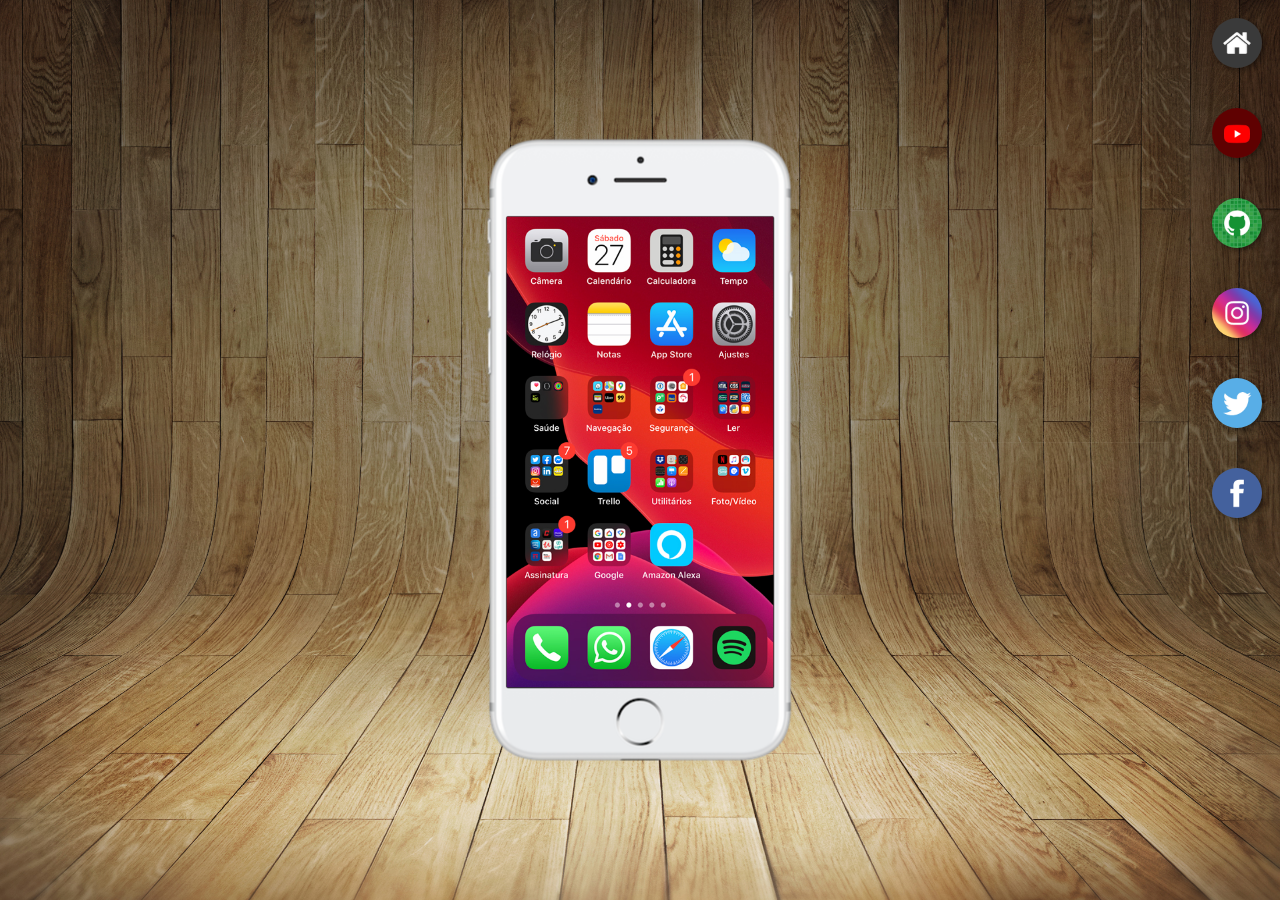
<file: index.html>
<!DOCTYPE html>
<html lang="pt-br">
<head>
    <meta charset="UTF-8">
    <meta name="viewport" content="width=device-width, initial-scale=1.0">
    <link rel="shortcut icon" href="favicon.ico" type="image/x-icon">
    <title>Projeto Redes Sociais</title>
    <link rel="stylesheet" href="estilos/style.css">
</head>
<body>
    <main>
        <section id="telefone">
            <iframe src="home.html" name="tela" id="tela" frameborder="0">
                Seu navegador não é compatível com isso.
            </iframe>
        </section>
        <section id="redes-sociais">
            <a href="home.html" target="tela"><img src="imagens/logo-home.jpg" alt="Home"></a><br>

            <a href="youtube.html" target="tela"><img src="imagens/logo-youtube.jpg" alt="Home"></a><br>

            <a href="github.html" target="tela"><img src="imagens/logo-github.jpg" alt="Home"></a><br>

            <a href="instagram.html" target="tela"> <img src="imagens/logo-instagram.jpg" alt="Home"></a><br>

            <a href="twitter.html" target="tela"><img src="imagens/logo-twitter.jpg" alt=""></a><br>

            <a href="facebook.html" target="tela"><img src="imagens/logo-facebook.jpg" alt=""></a><br>
        </section>
    </main>
</body>
</html>
</file>
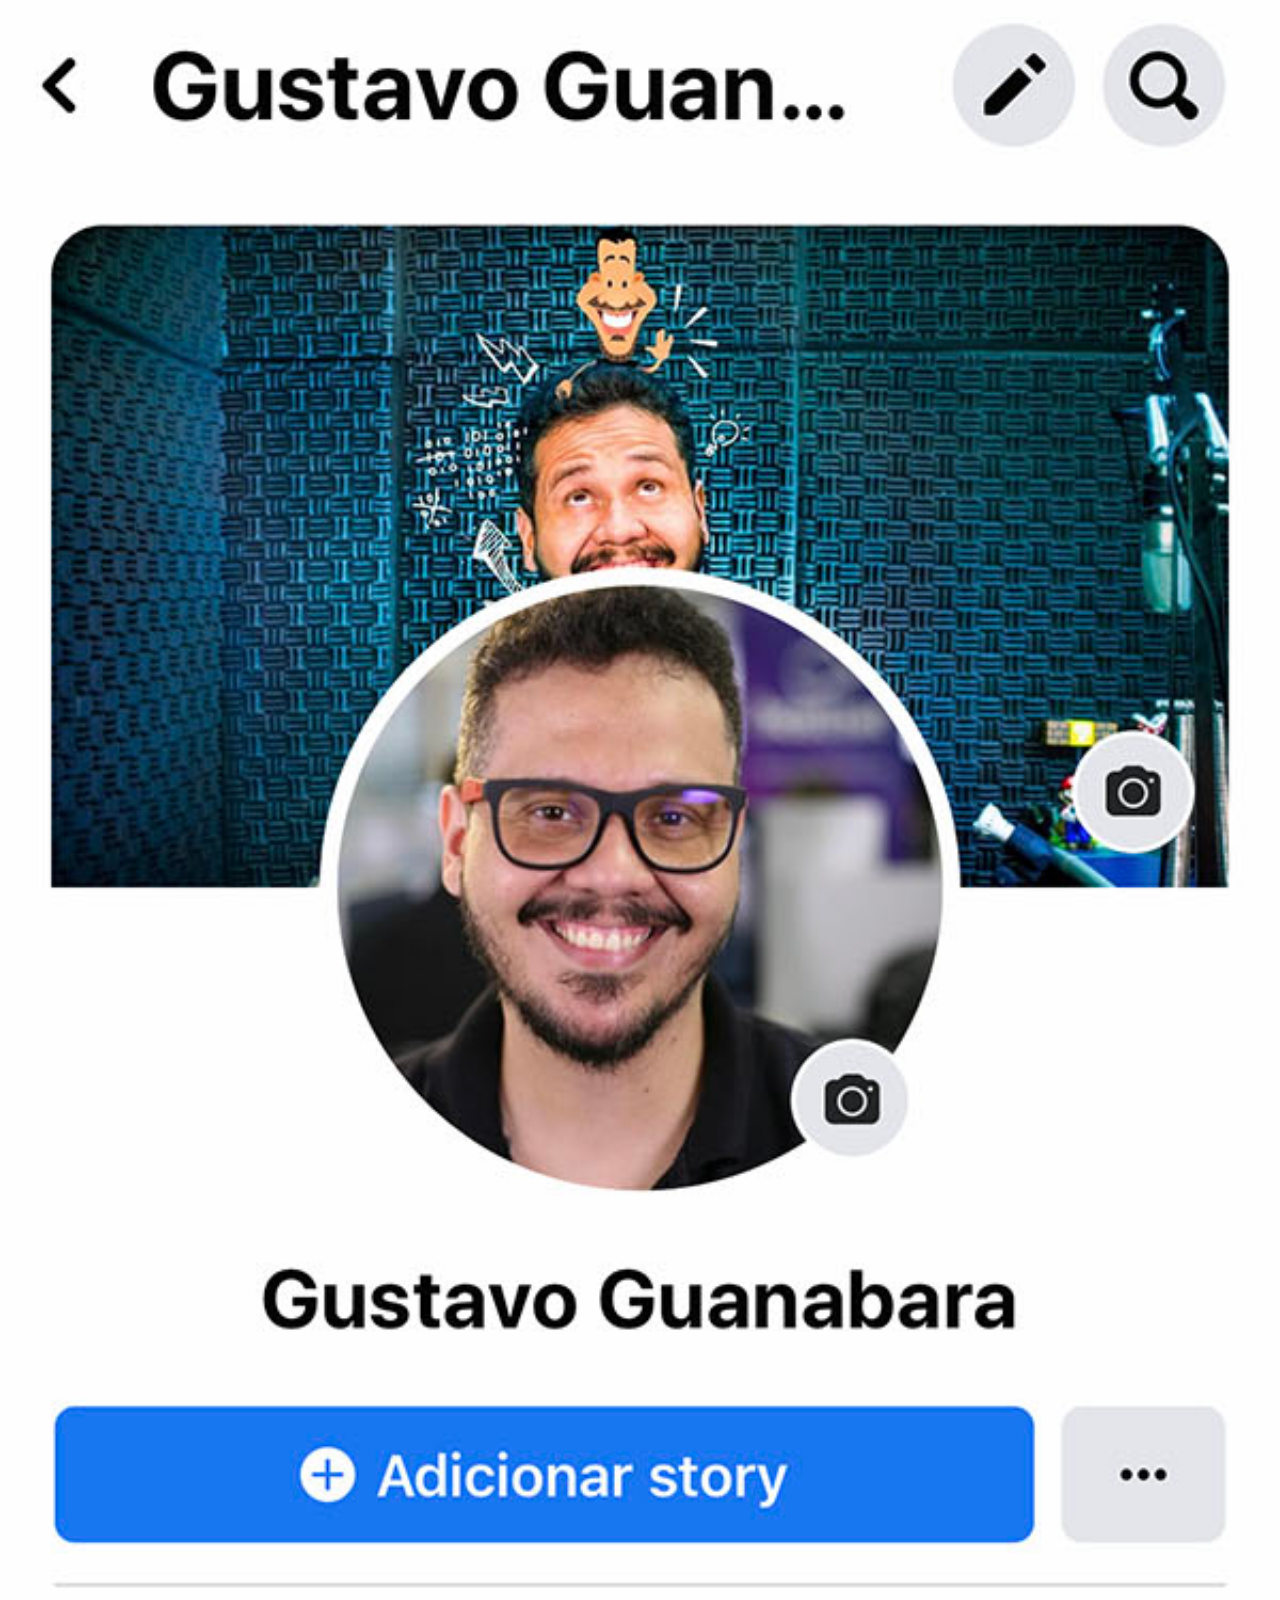
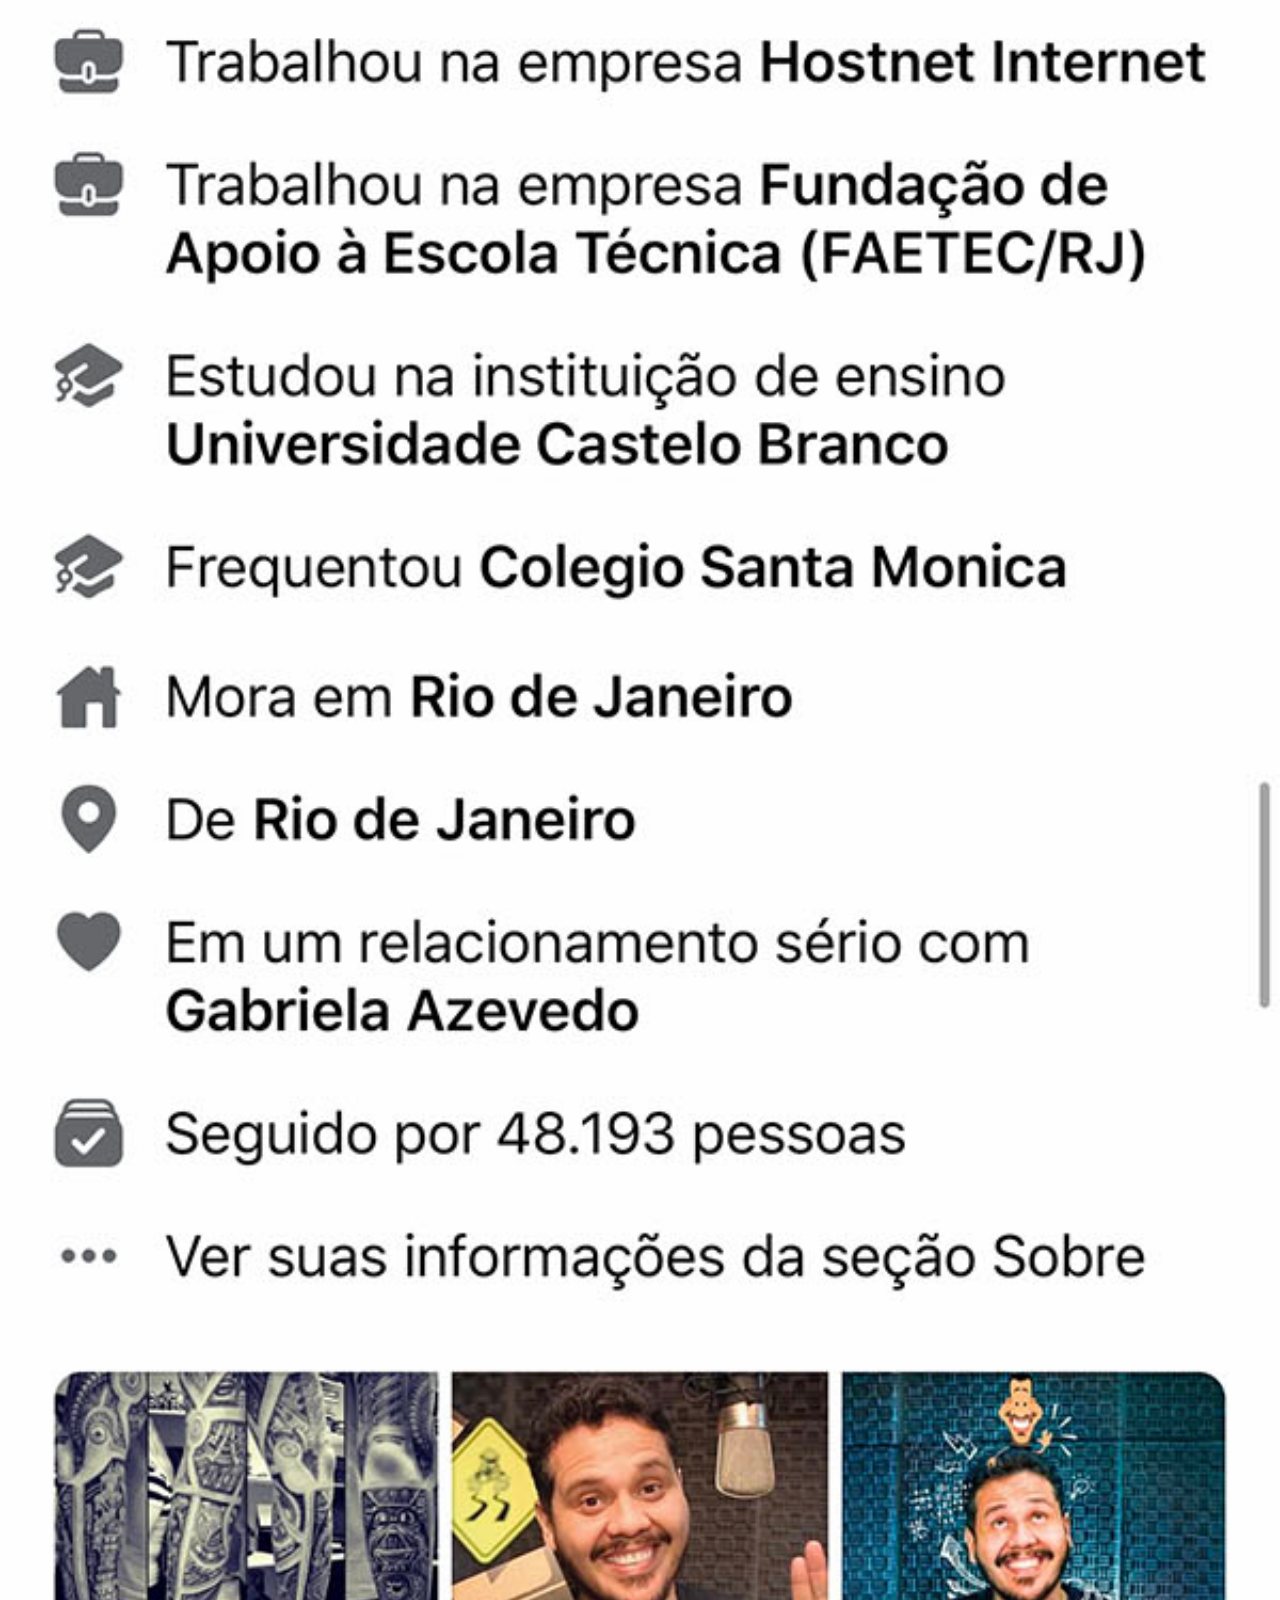
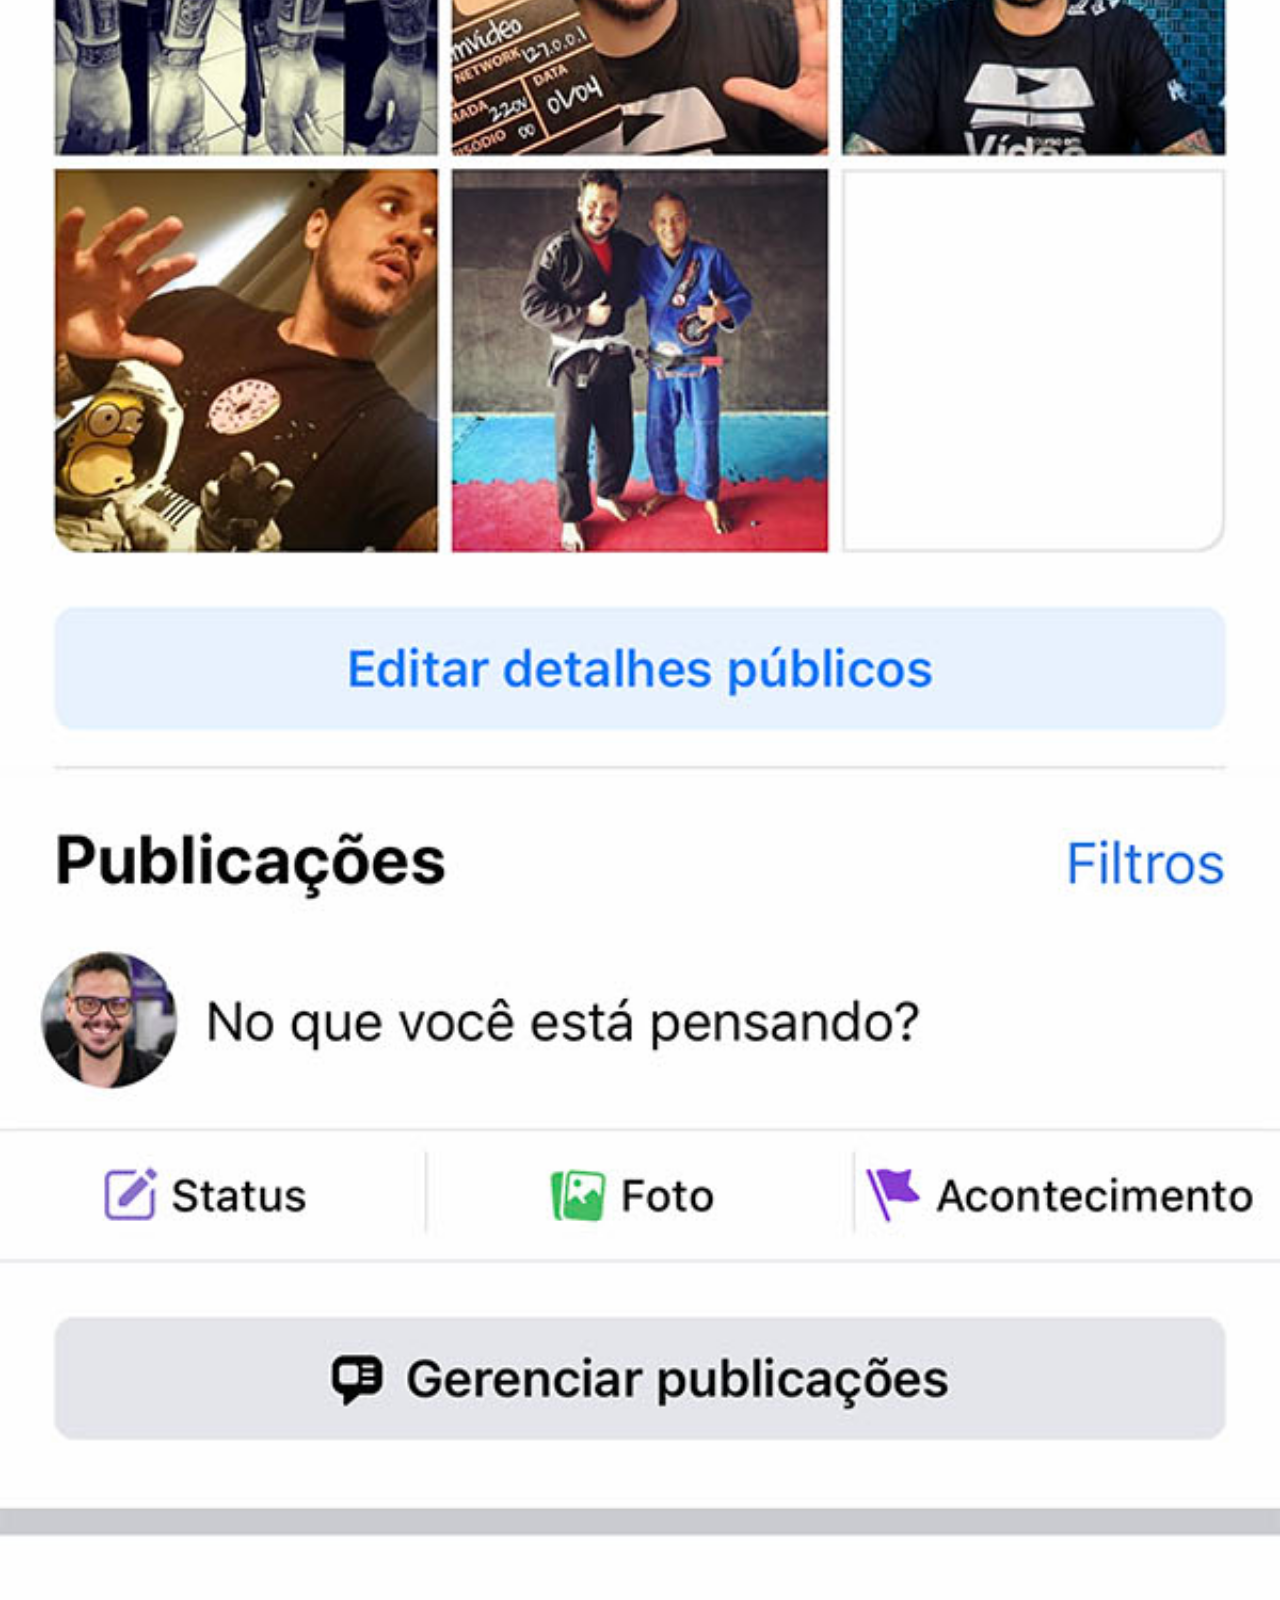
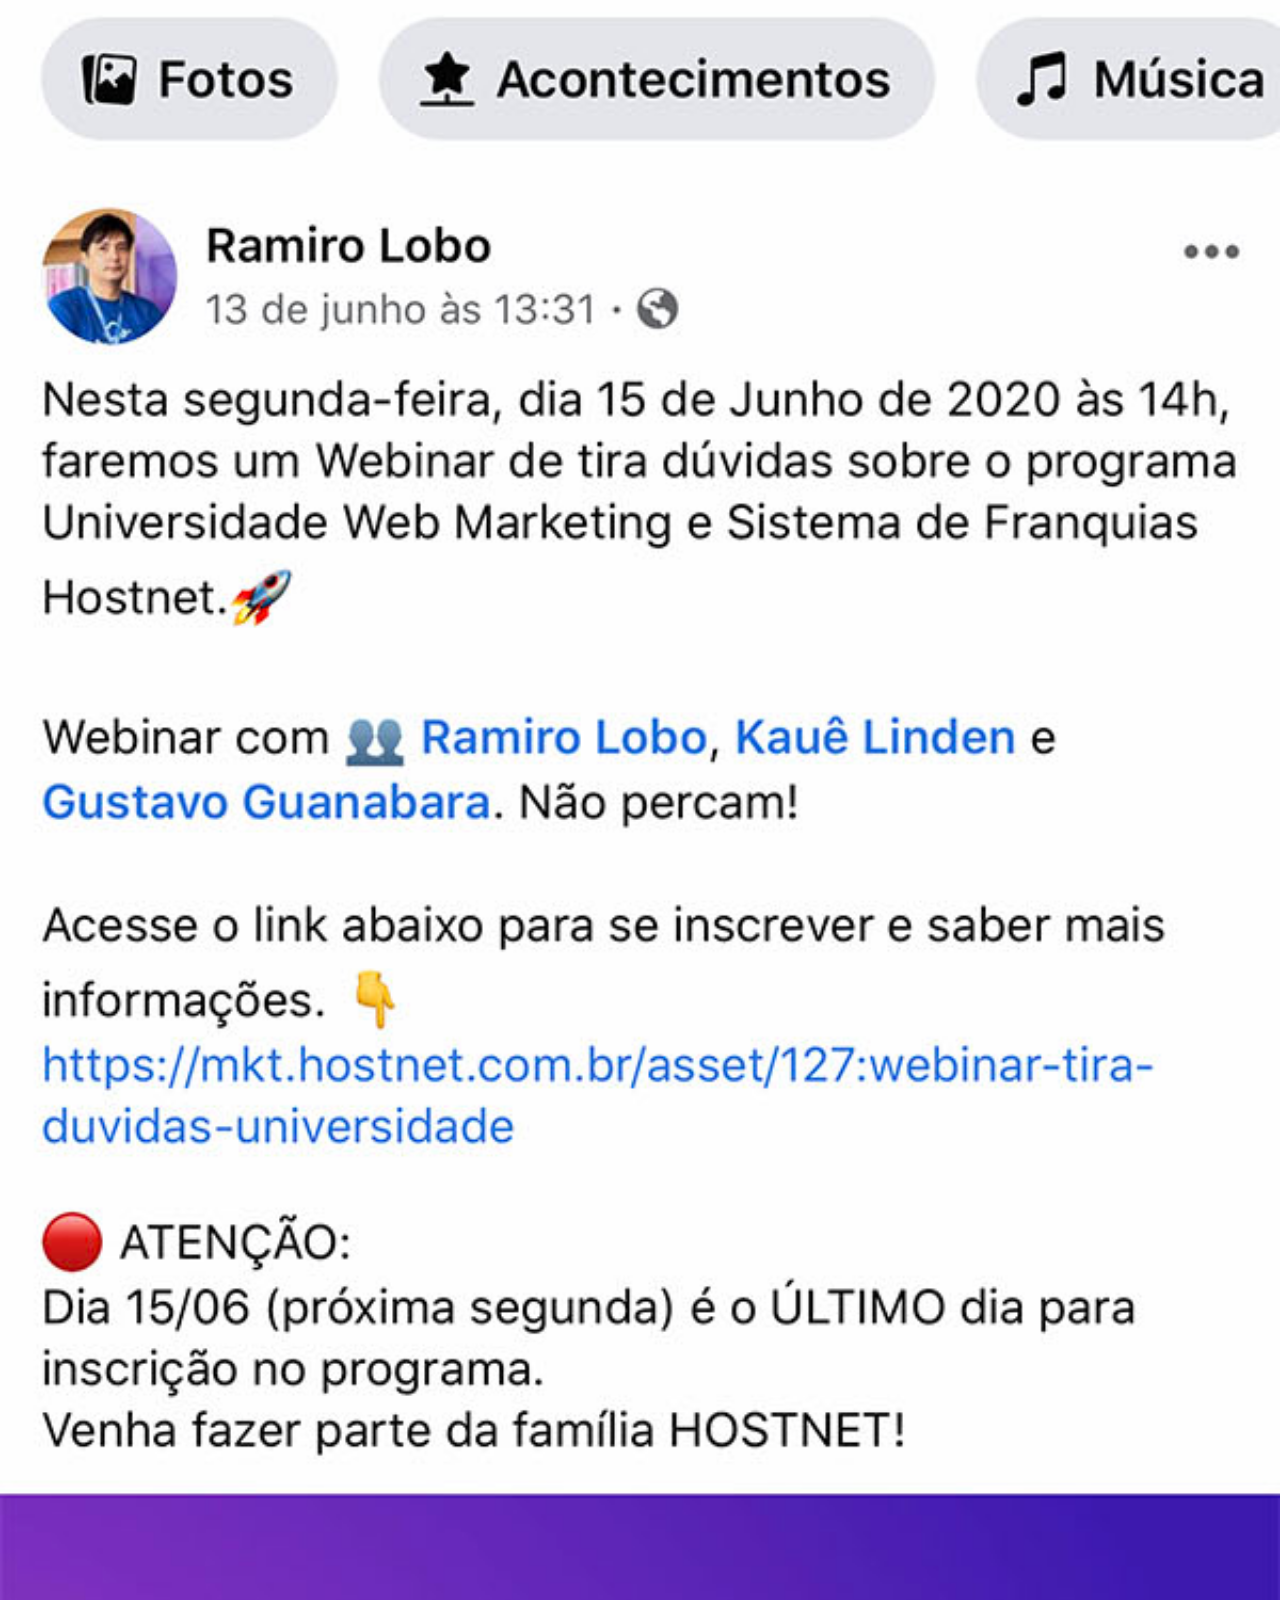
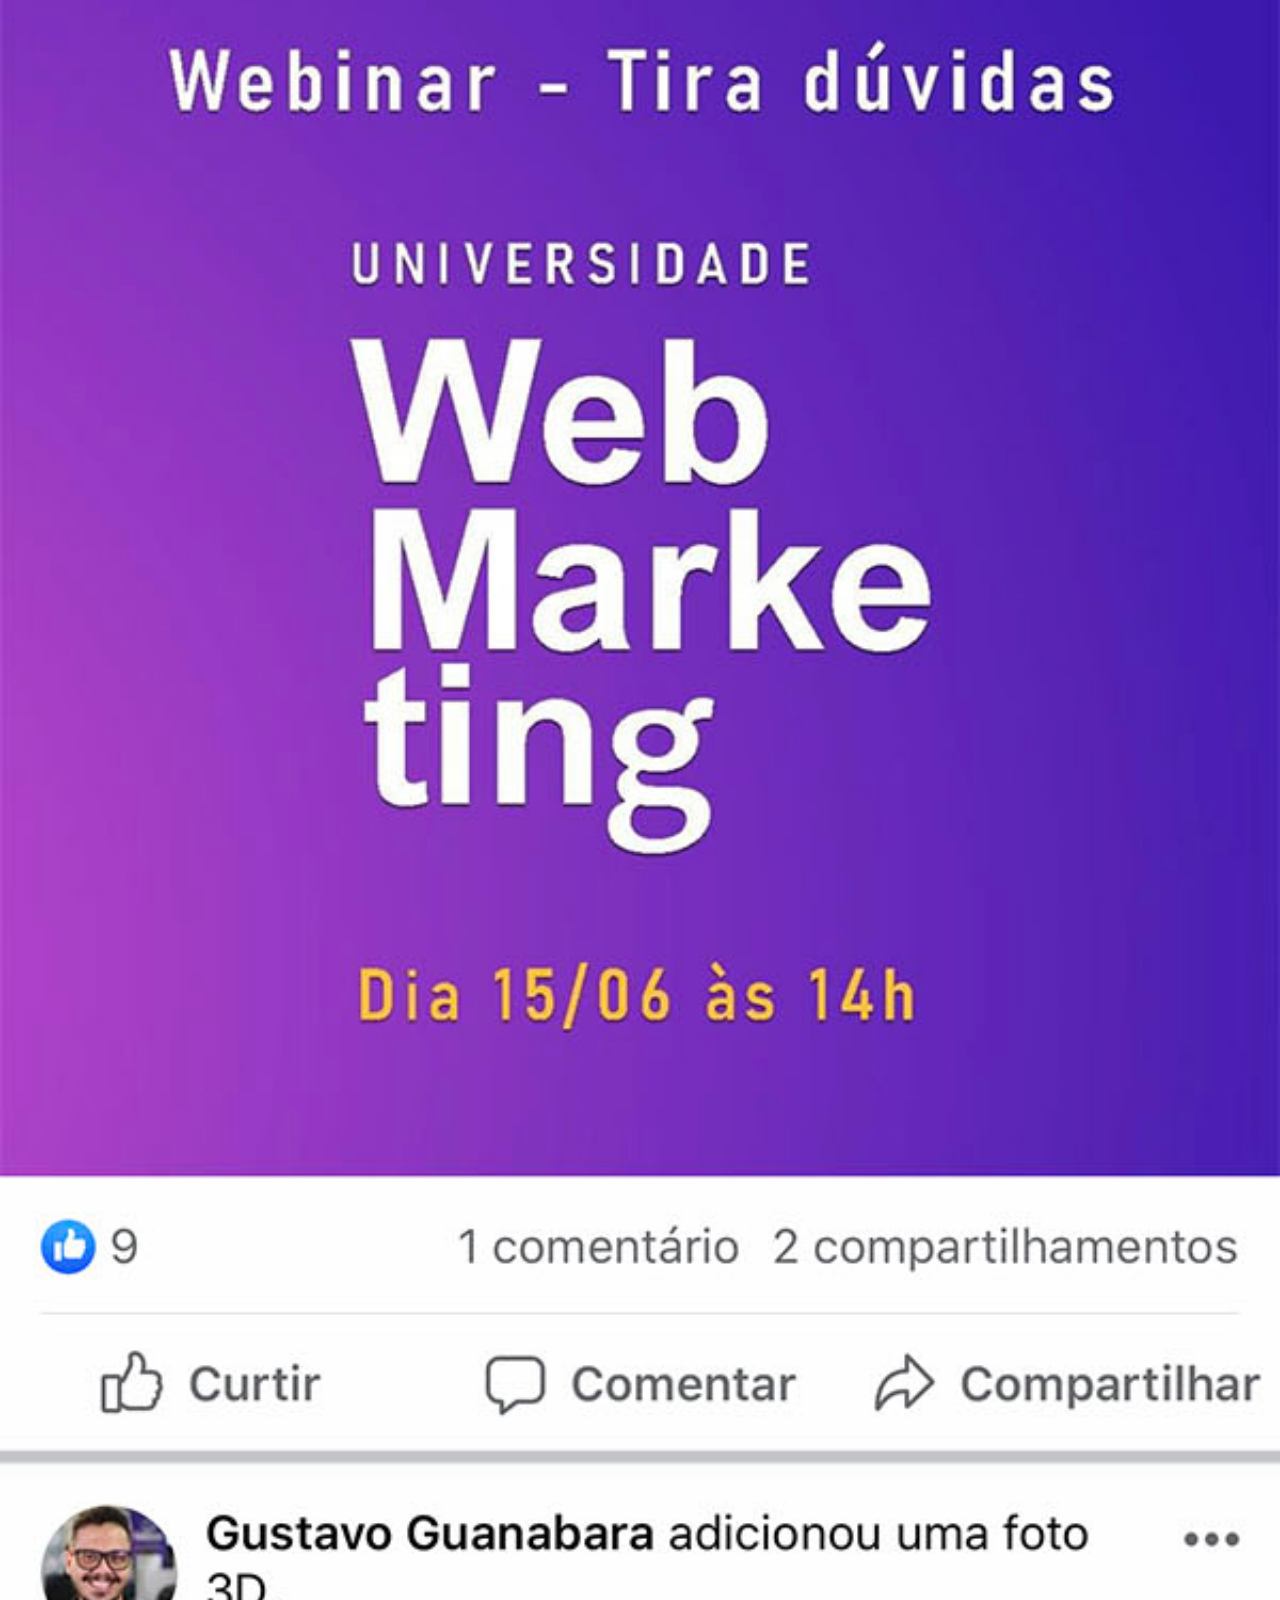
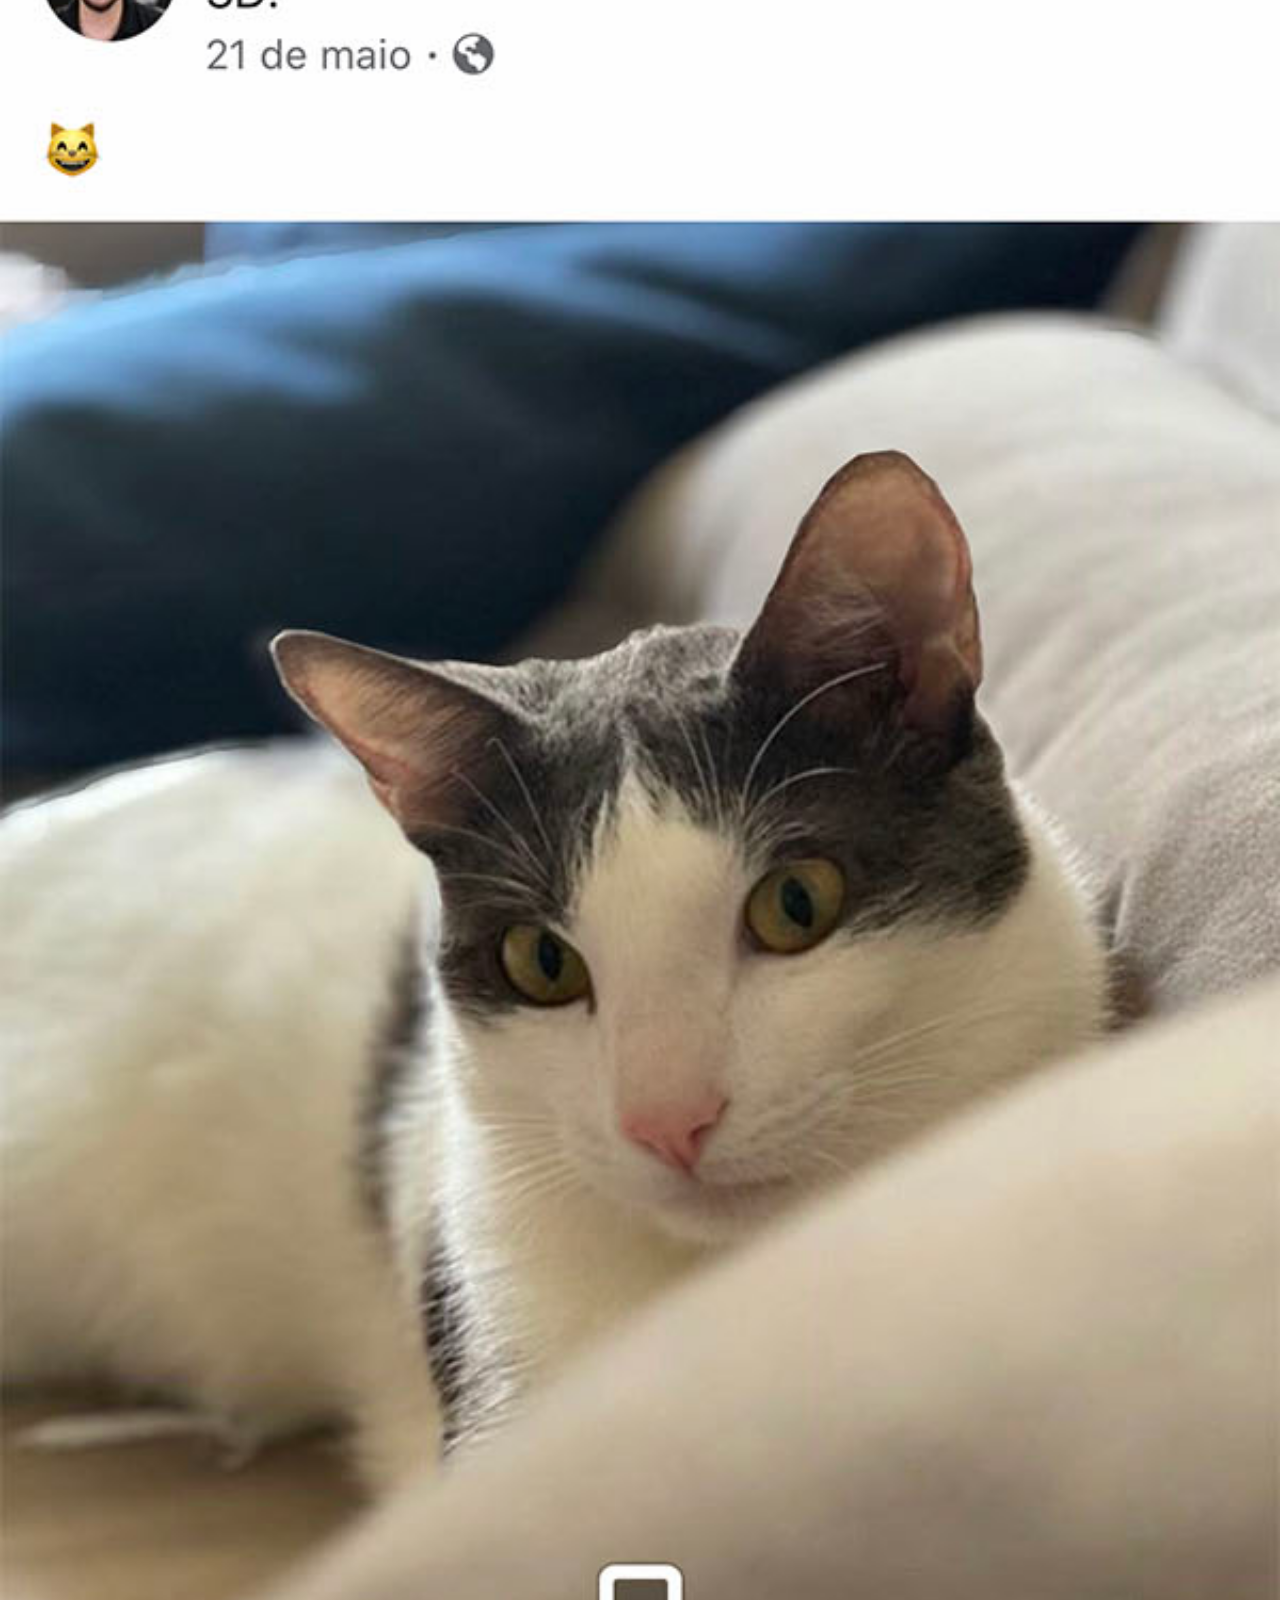
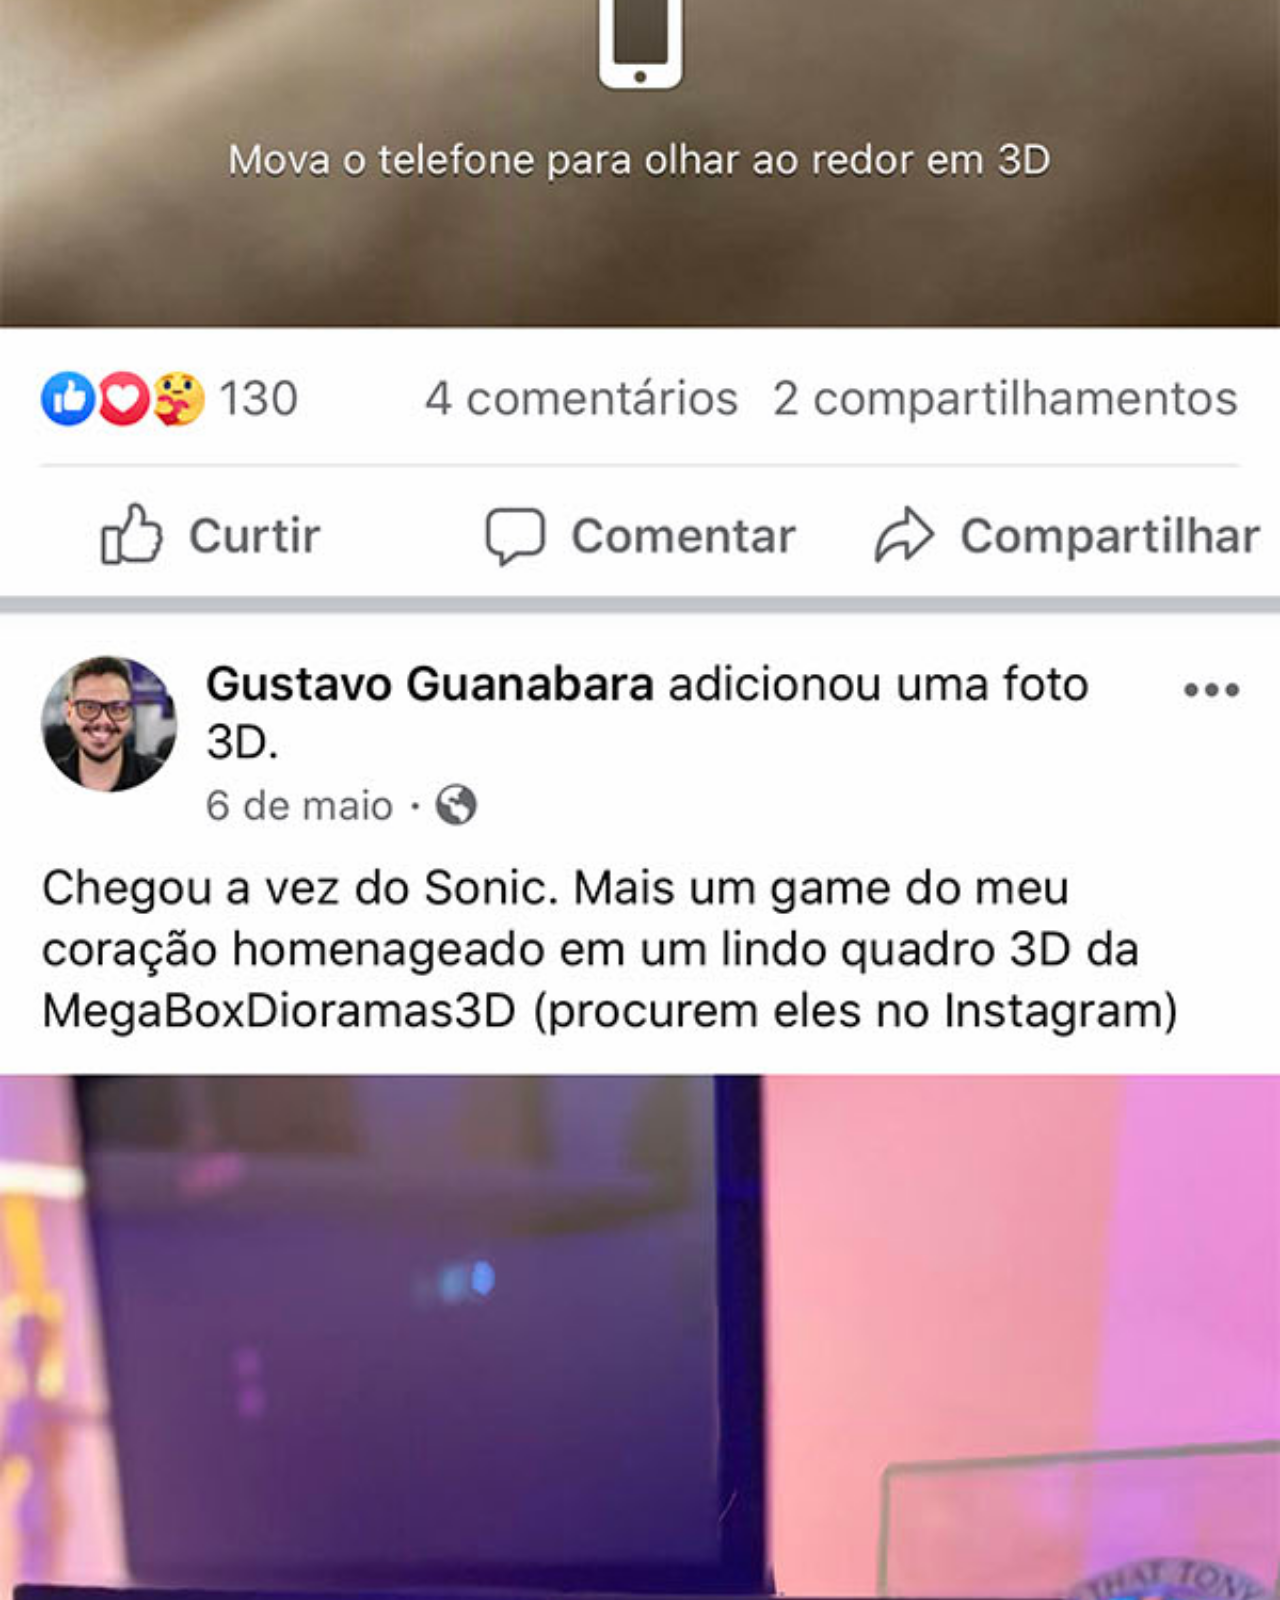
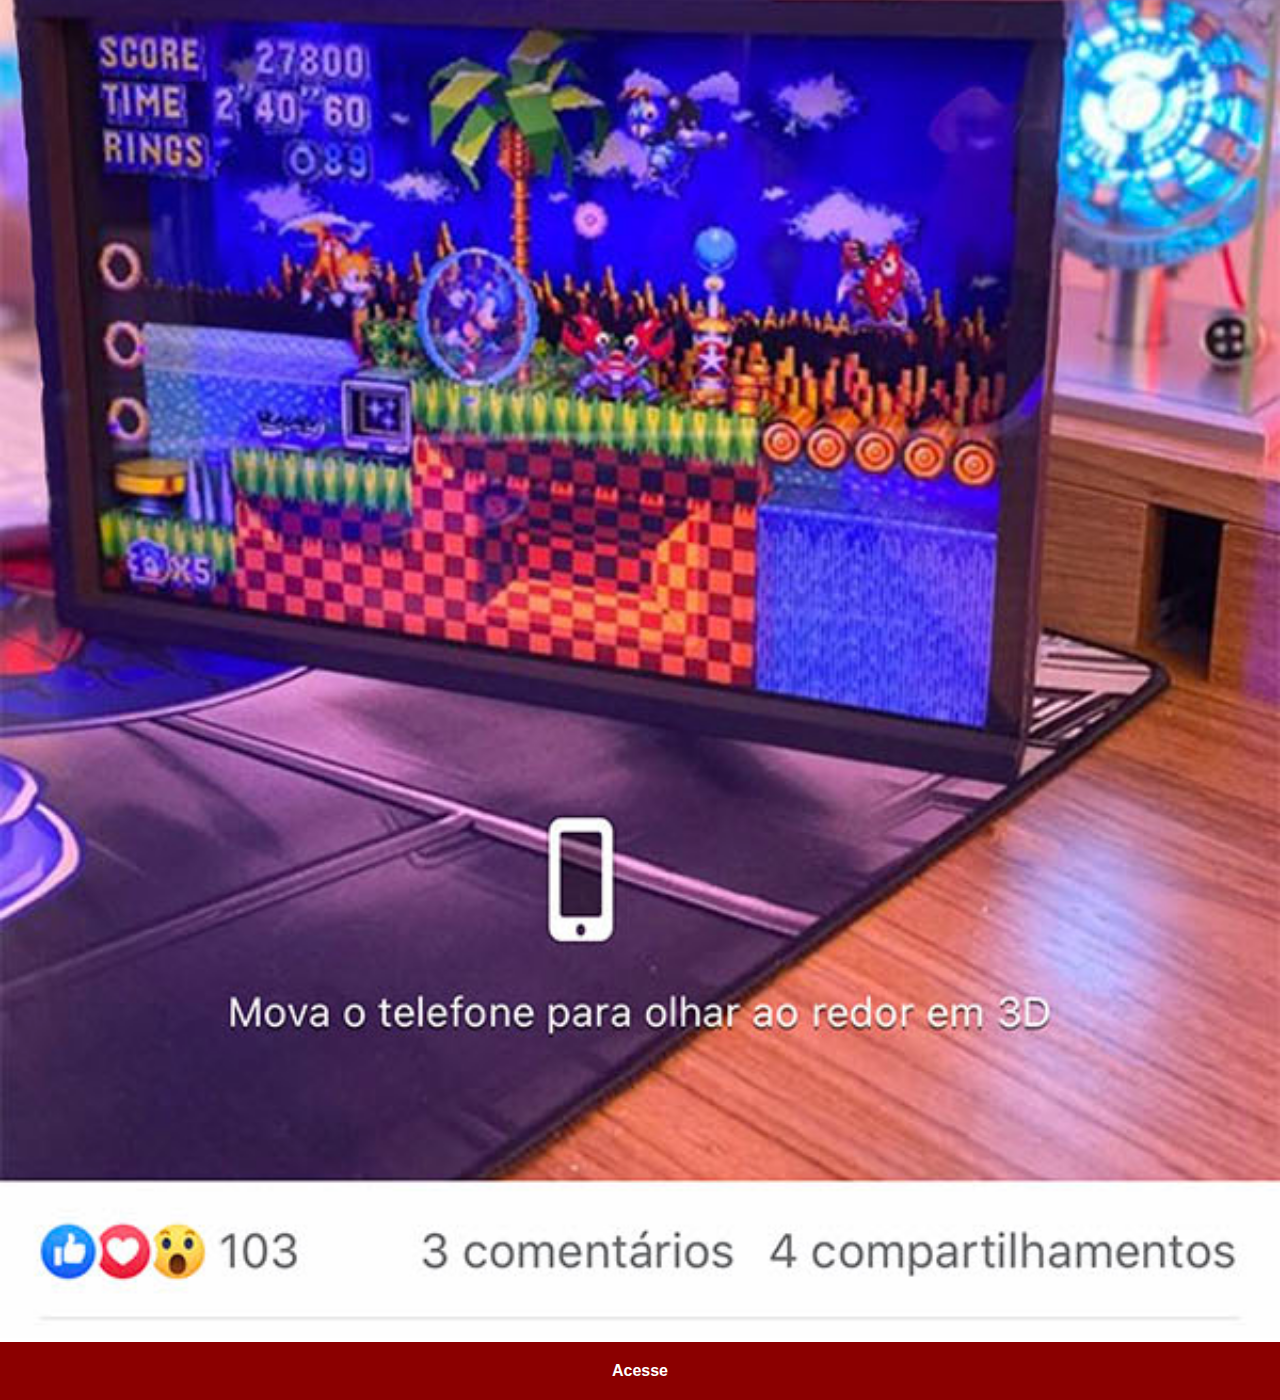
<file: facebook.html>
<!DOCTYPE html>
<html lang="pt-br">
<head>
    <meta charset="UTF-8">
    <meta name="viewport" content="width=device-width, initial-scale=1.0">
    <title>Facebook</title>
    <link rel="stylesheet" href="estilos/social.css">
</head>
<body>
    <img src="imagens/tela-facebook.jpg" alt="Facebook">
    <a href="https://web.facebook.com/gustavoguanabara" target="_blank">Acesse</a>
</body>
</html>
</file>
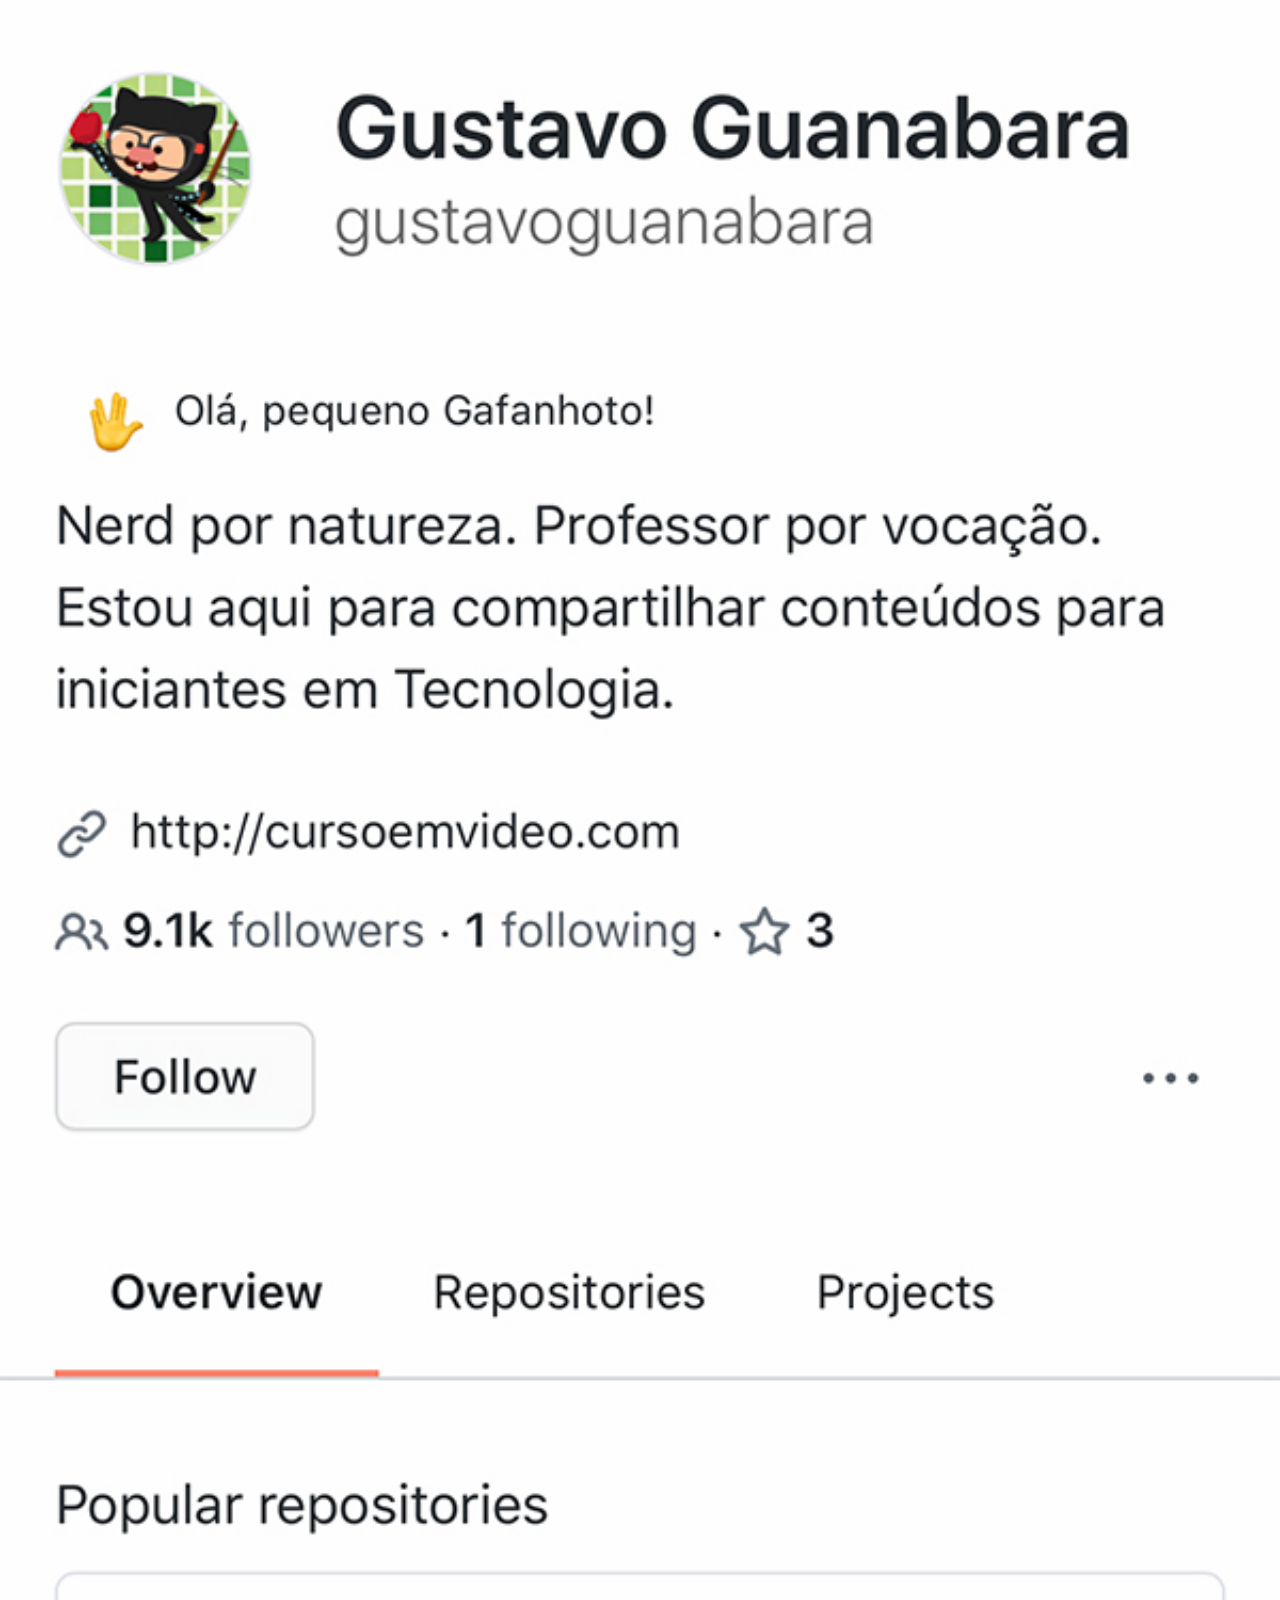
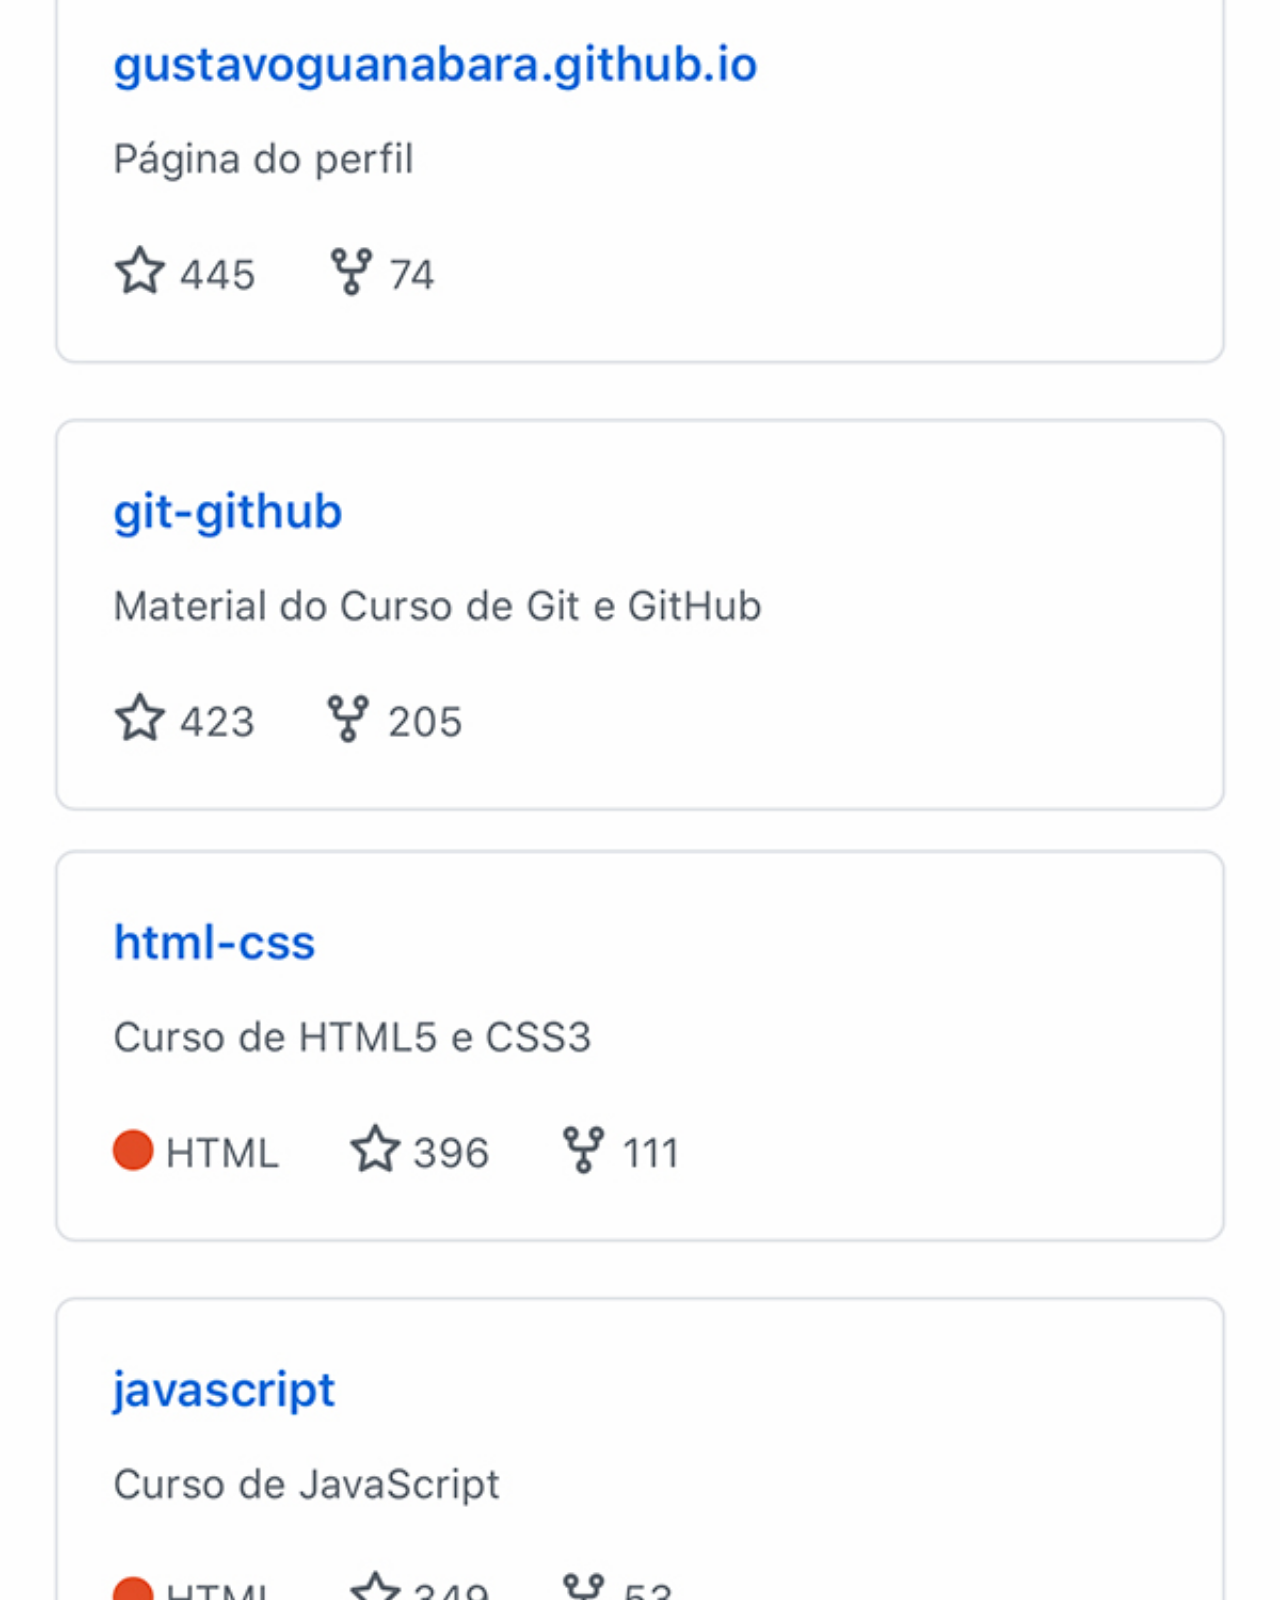
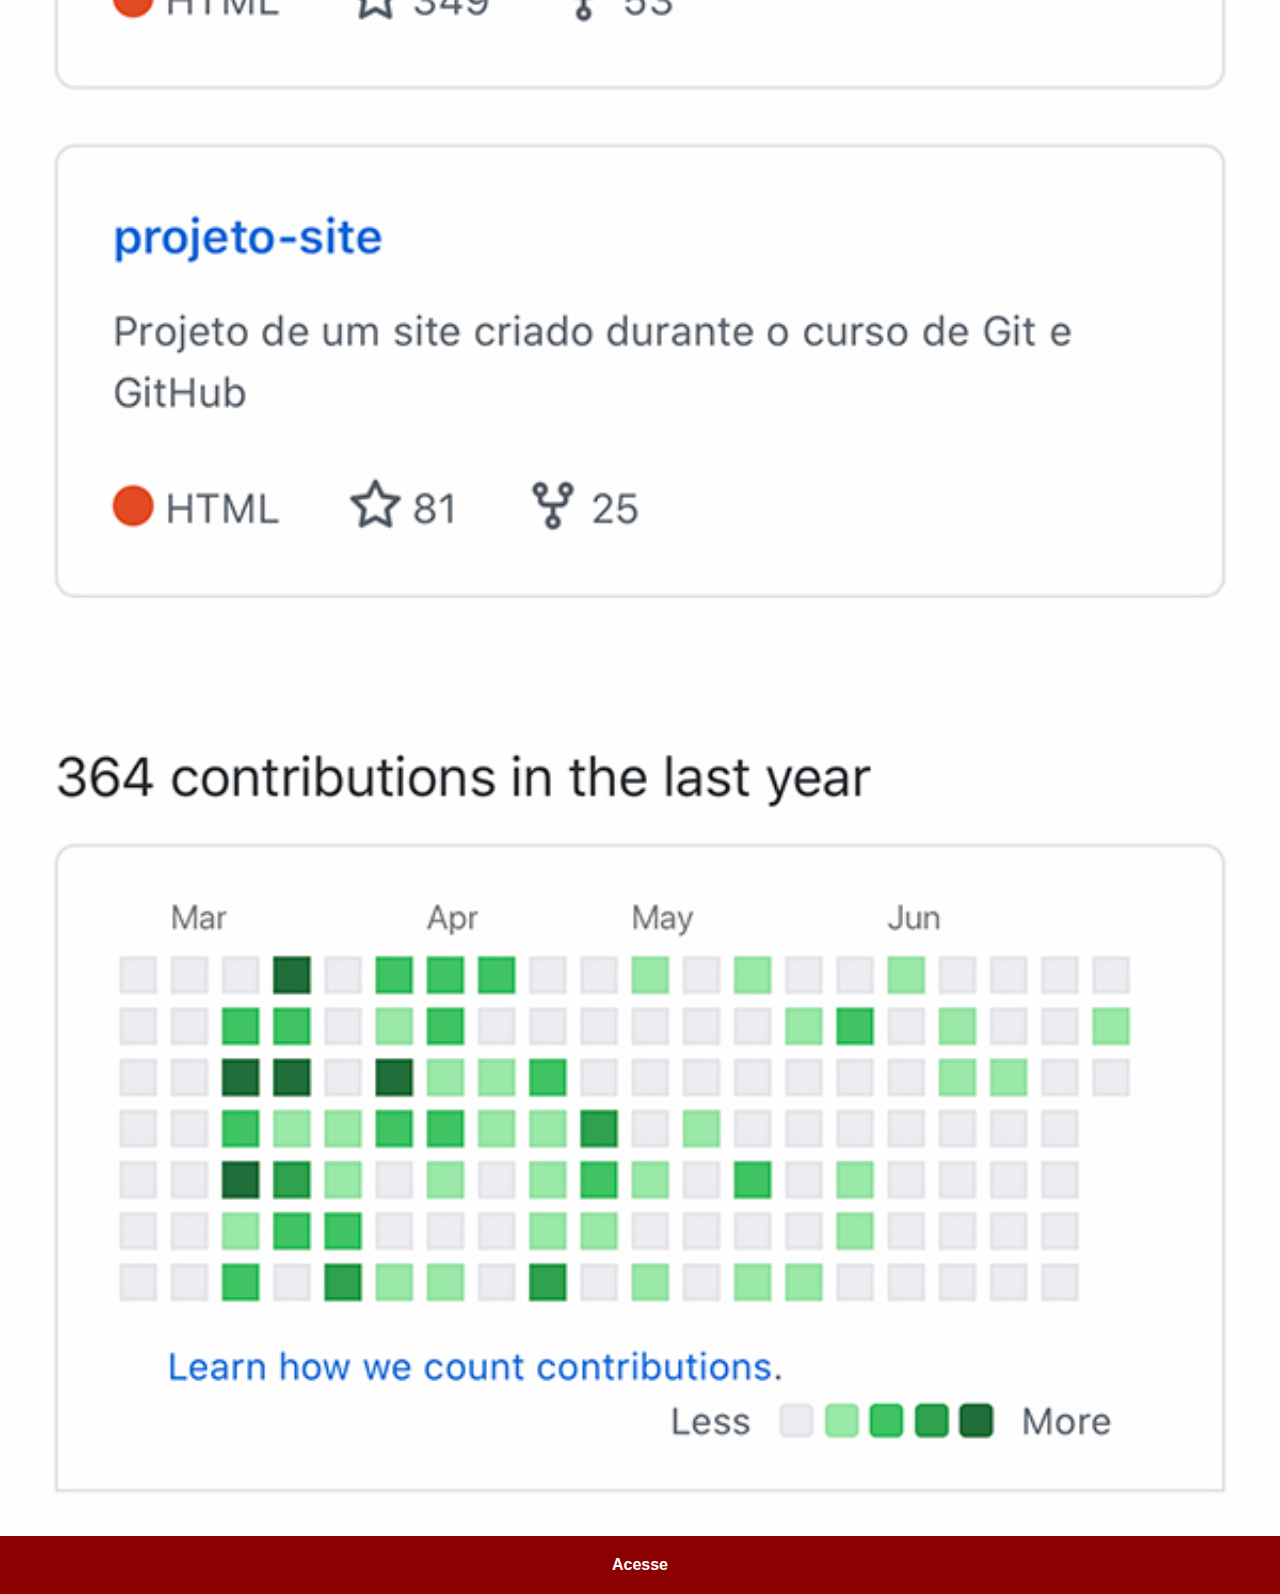
<file: github.html>
<!DOCTYPE html>
<html lang="pt-br">
<head>
    <meta charset="UTF-8">
    <meta name="viewport" content="width=device-width, initial-scale=1.0">
    <title>Github</title>
    <link rel="stylesheet" href="estilos/social.css">
</head>
<body>
    <img src="imagens/tela-github.jpg" alt="Github">
    <a href="https://github.com/gustavoguanabara" target="_blank">Acesse</a>
</body>
</html>
</file>
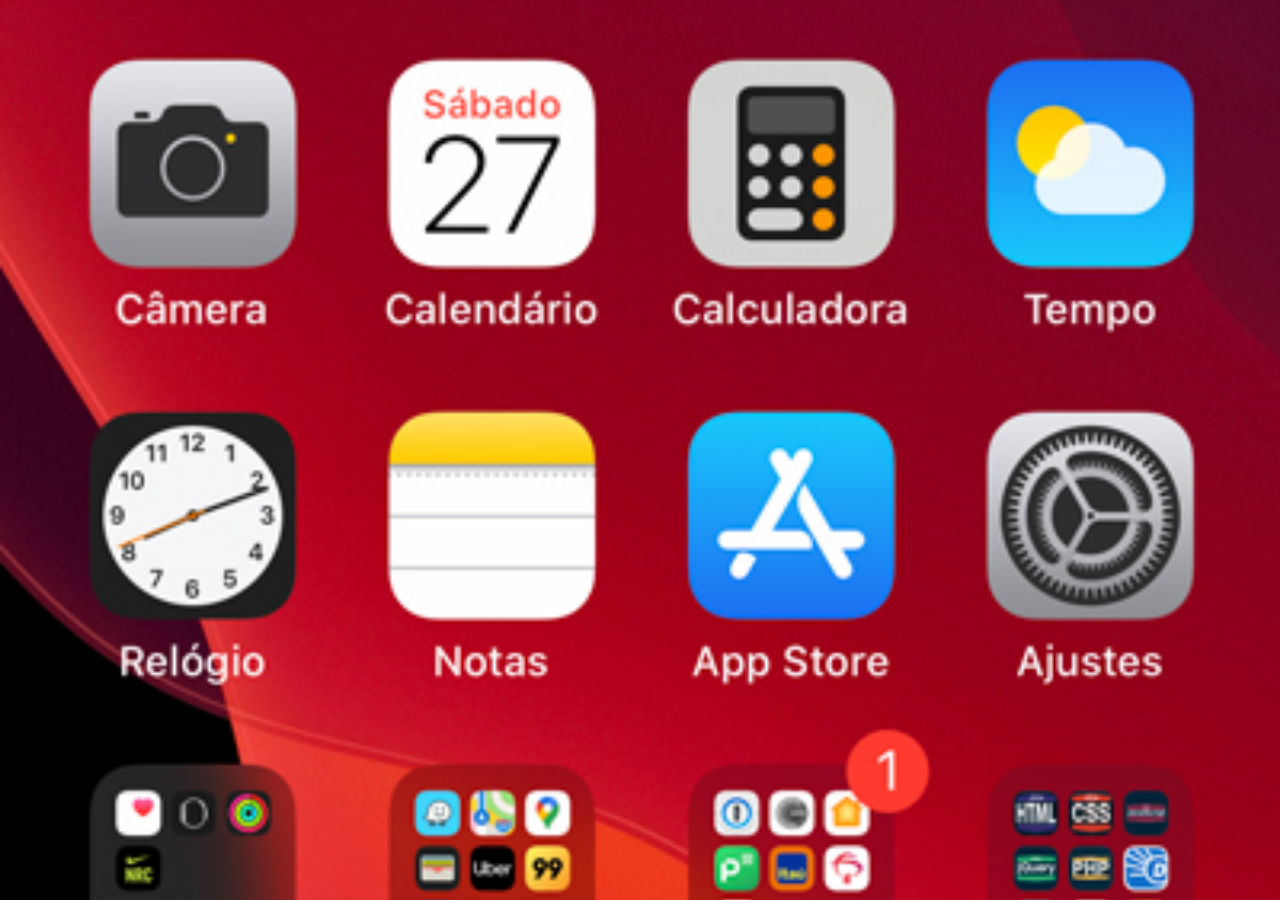
<file: home.html>
<!DOCTYPE html>
<html lang="pt-br">
<head>
    <meta charset="UTF-8">
    <meta name="viewport" content="width=device-width, initial-scale=1.0">
    <title>Home</title>
</head>
<style>
    *{
       margin: 0px;
       padding: 0px; 
    }

    body{
        width: 100vw;
        height: 100vh;
        background: black url(imagens/tela-home.jpg) no-repeat top center;
        background-size: cover;
    }
</style>
<body>
    
</body>
</html>
</file>
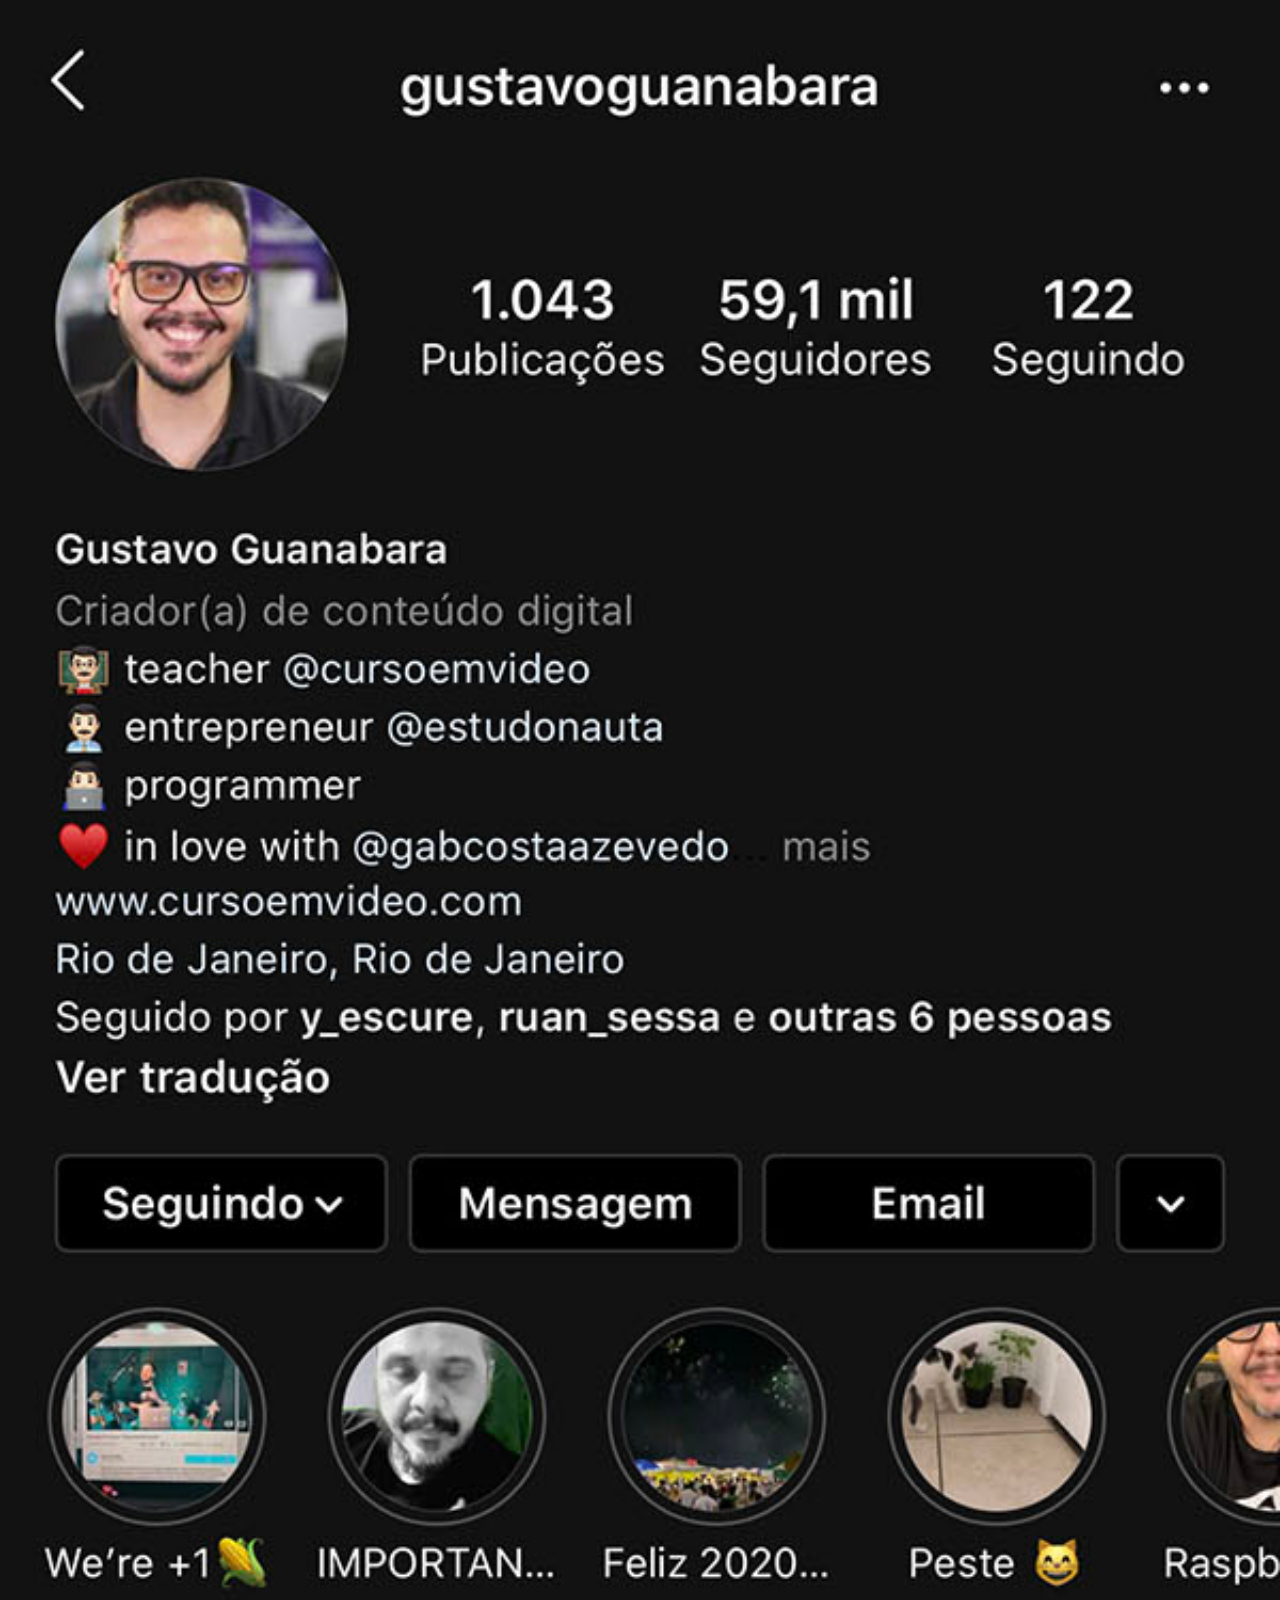
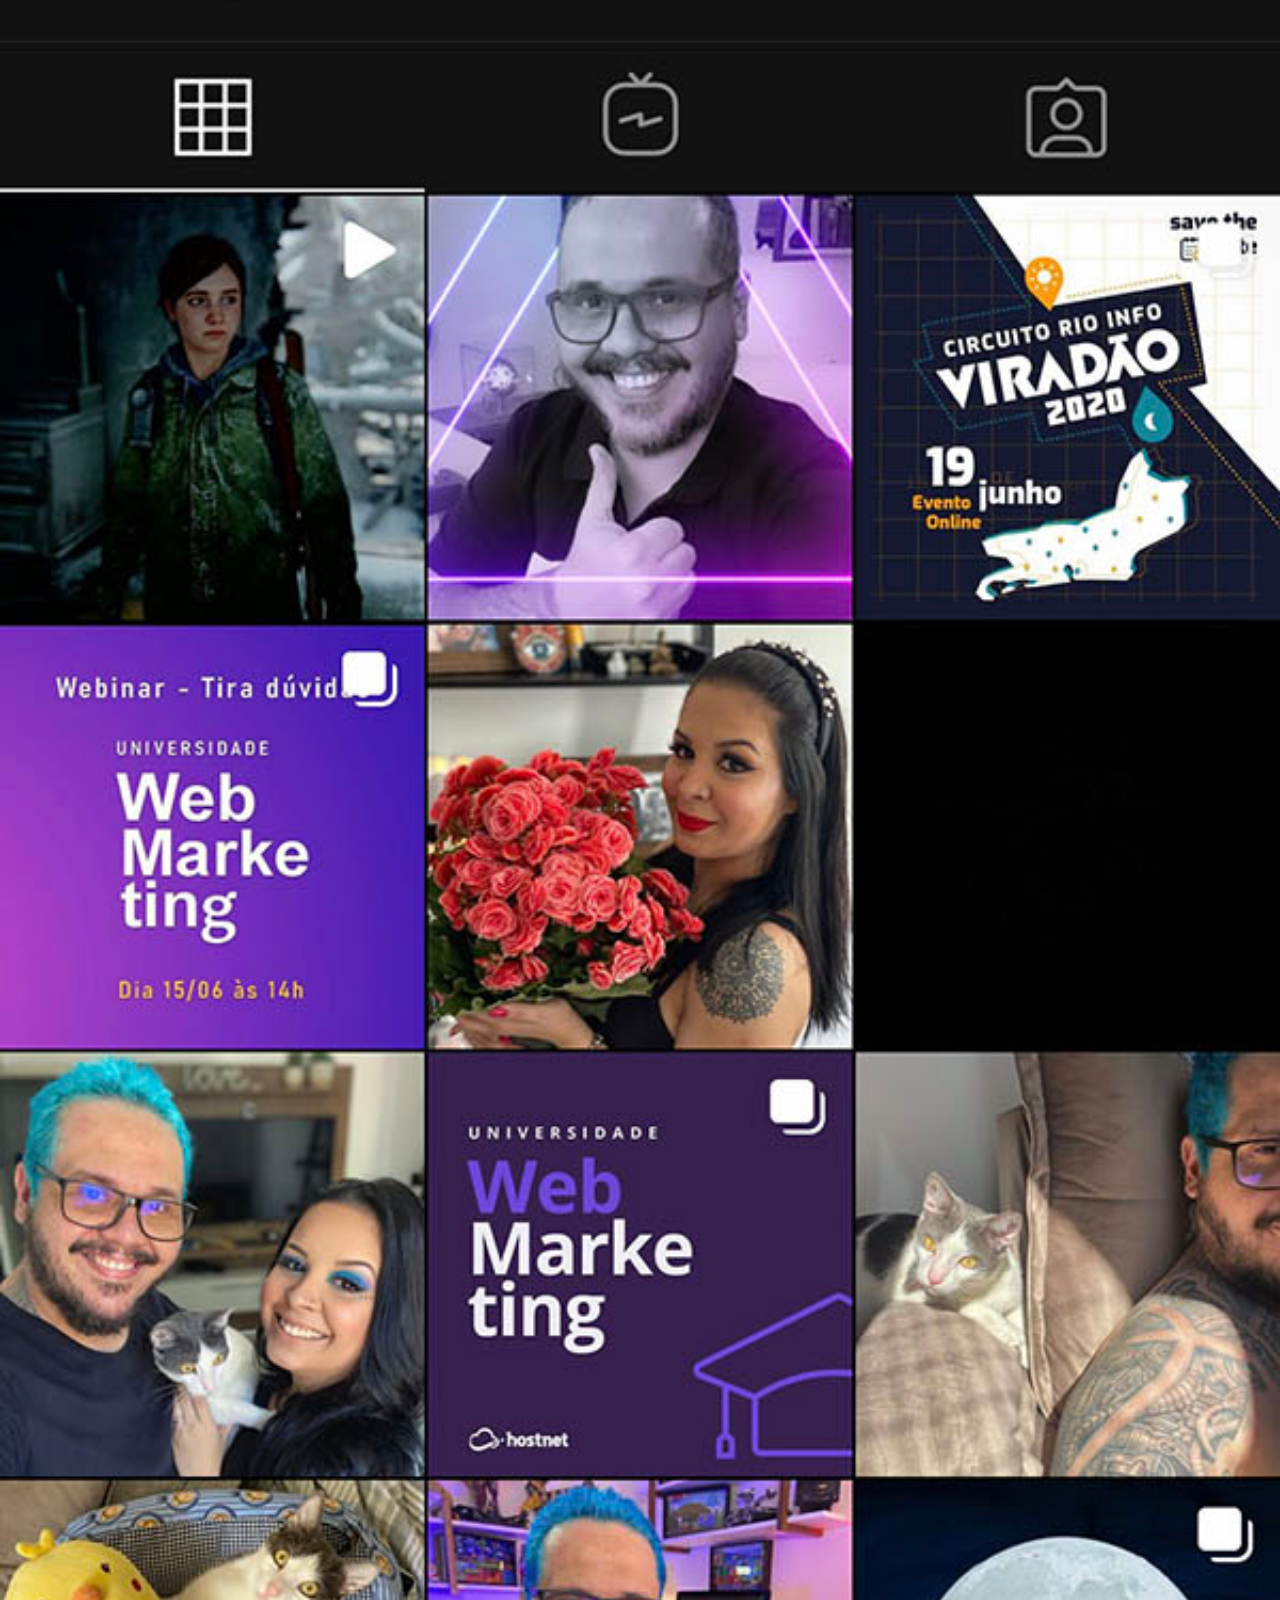
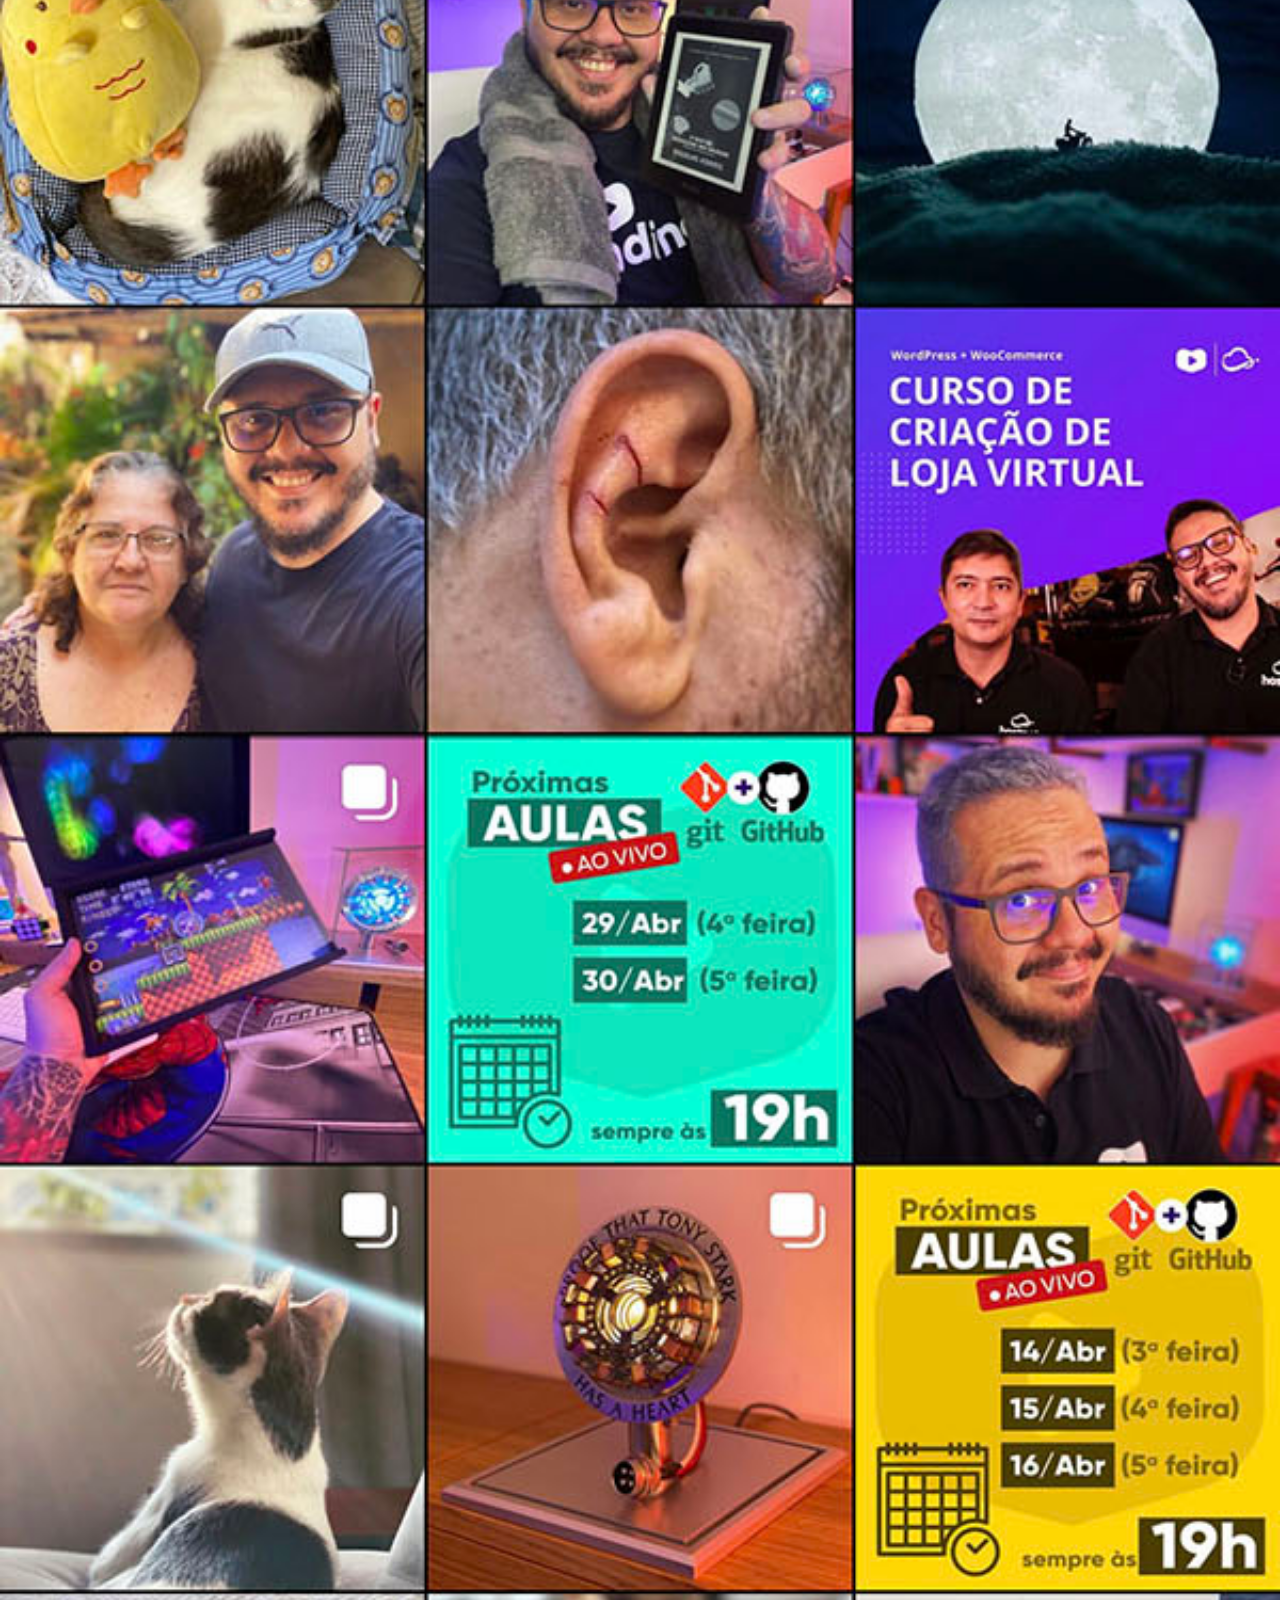
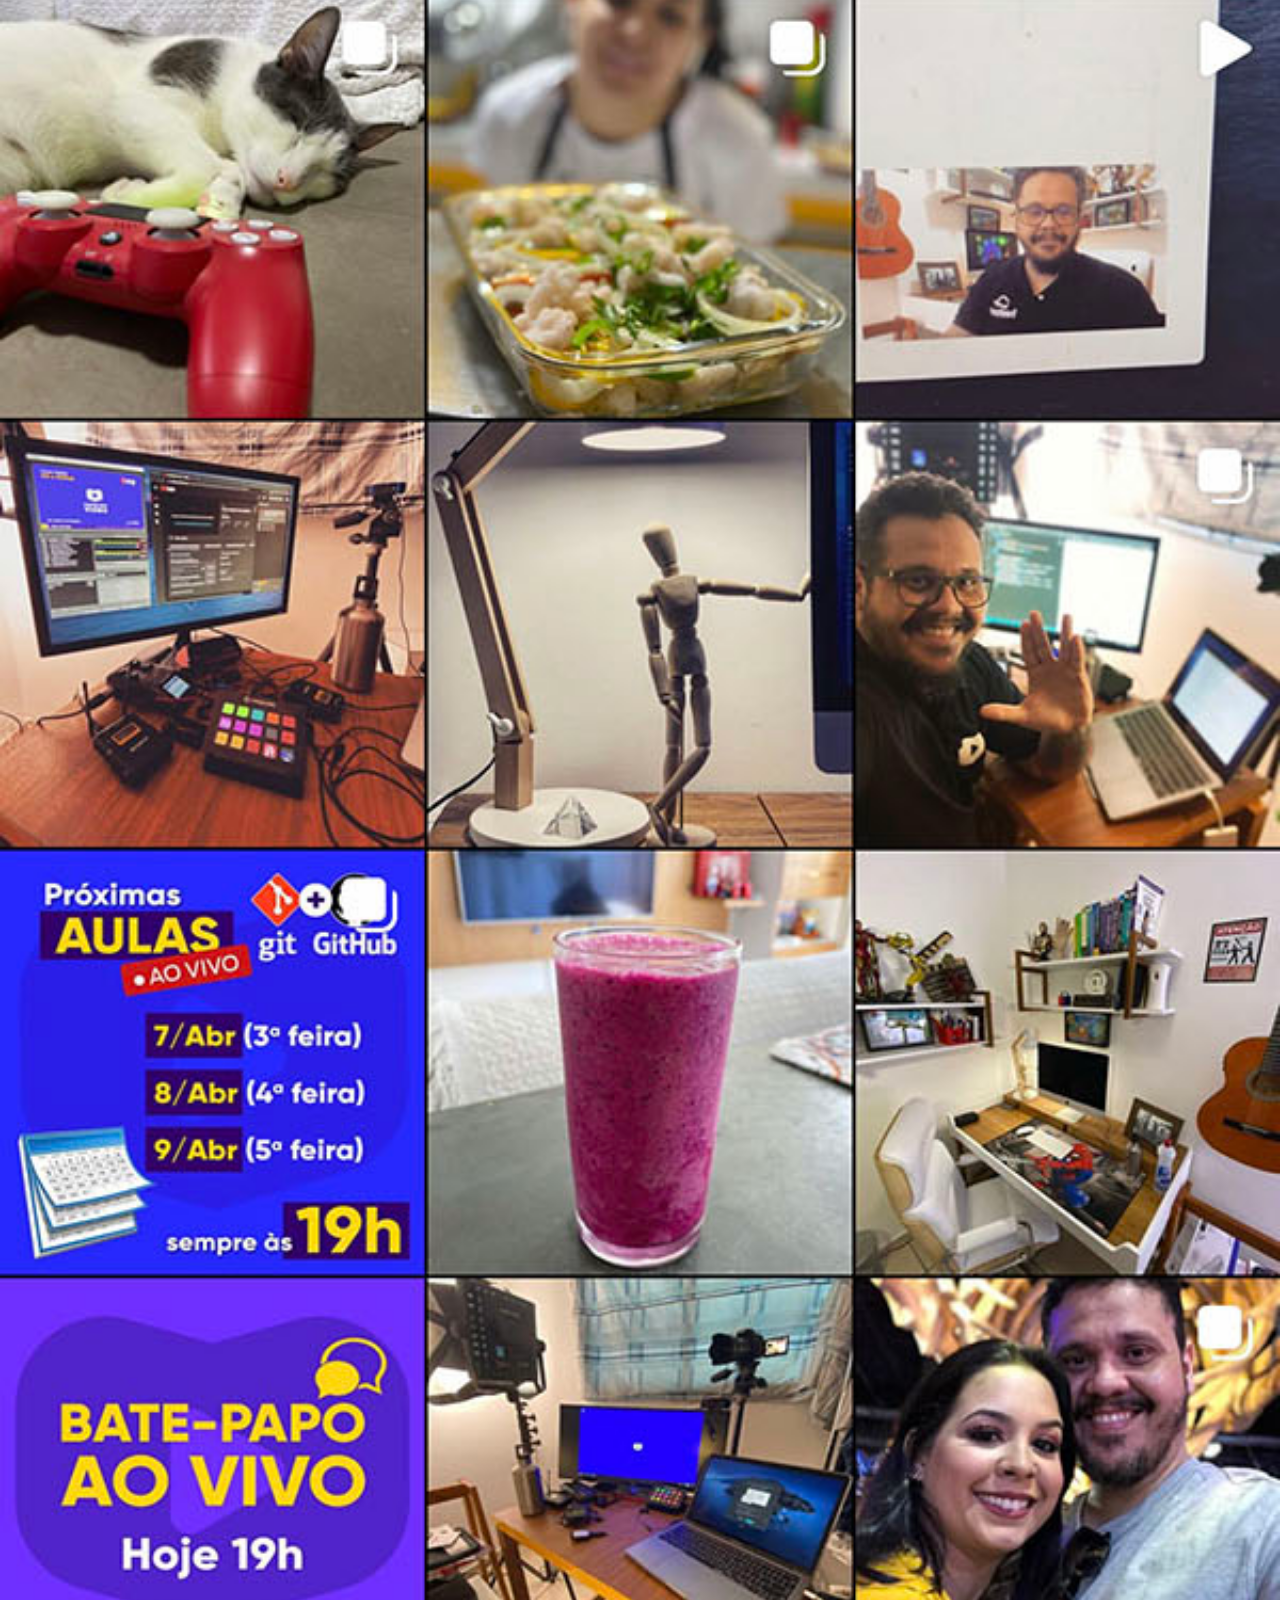
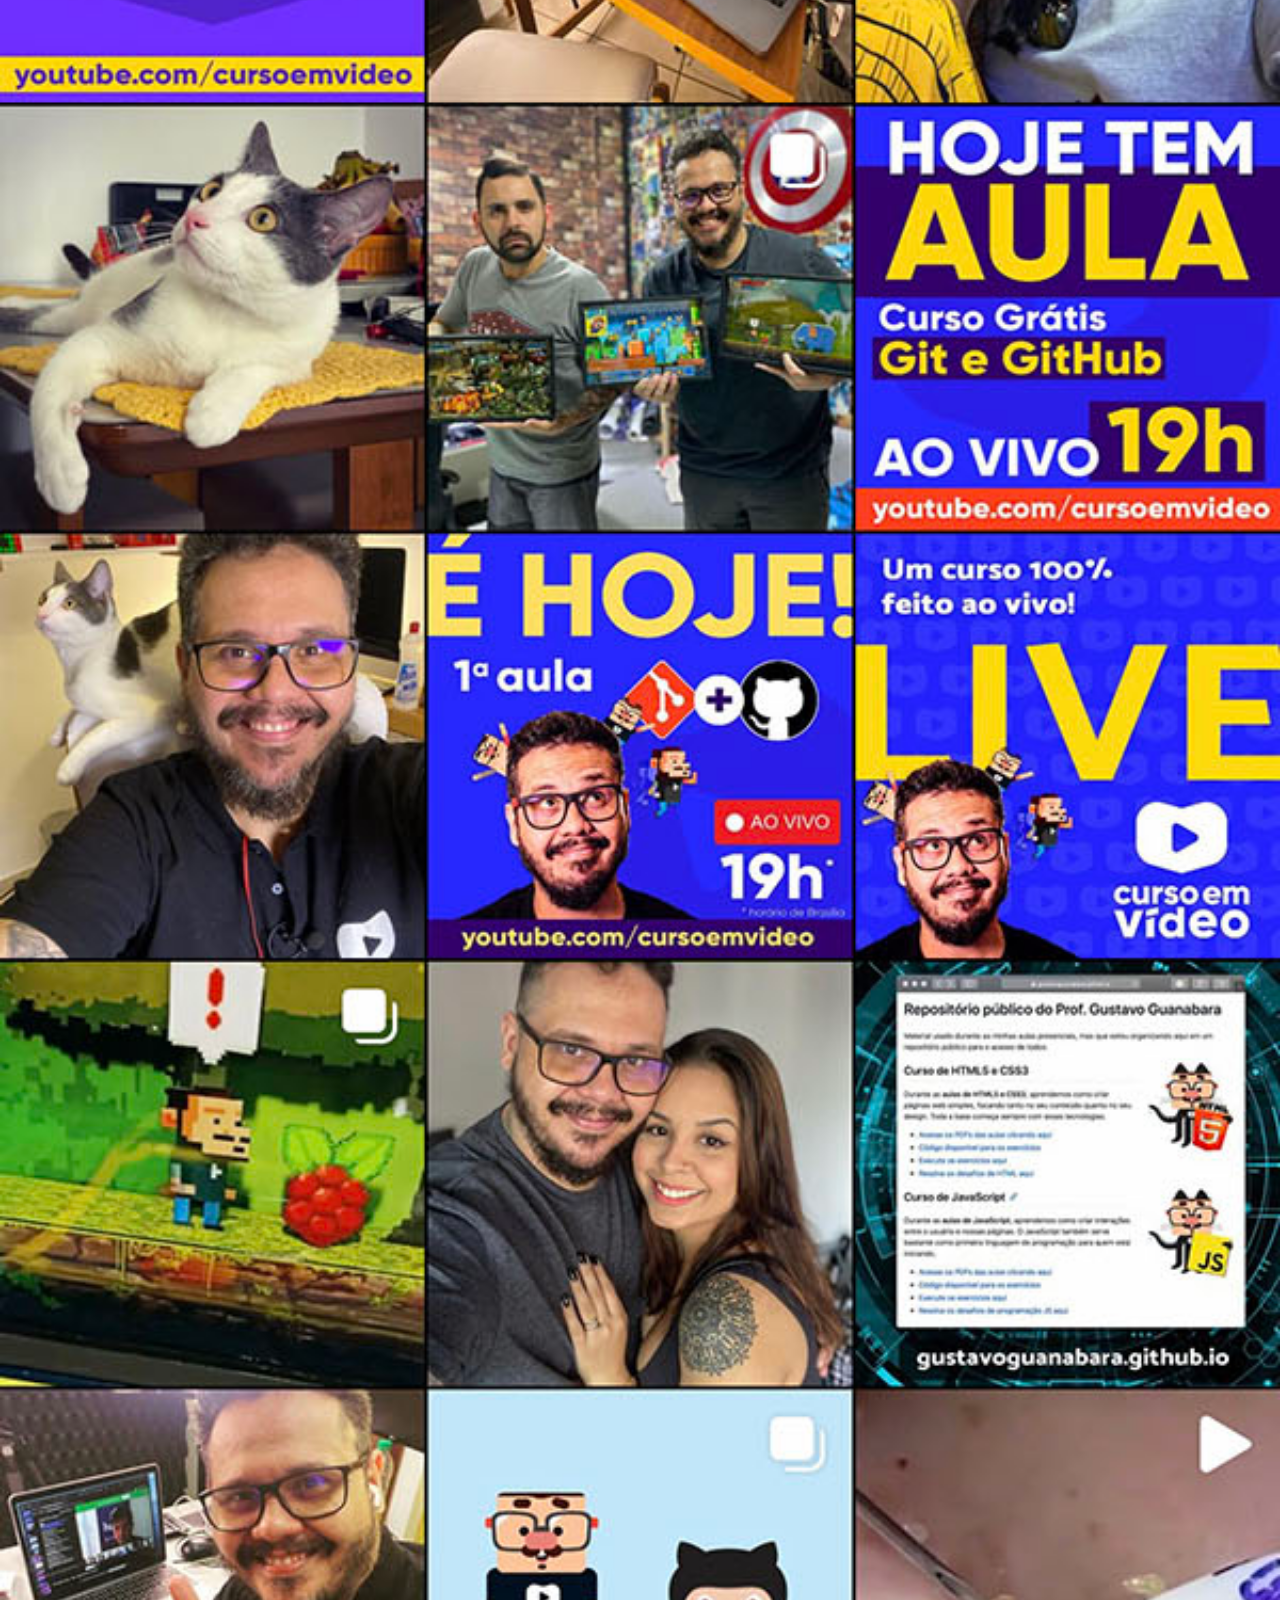
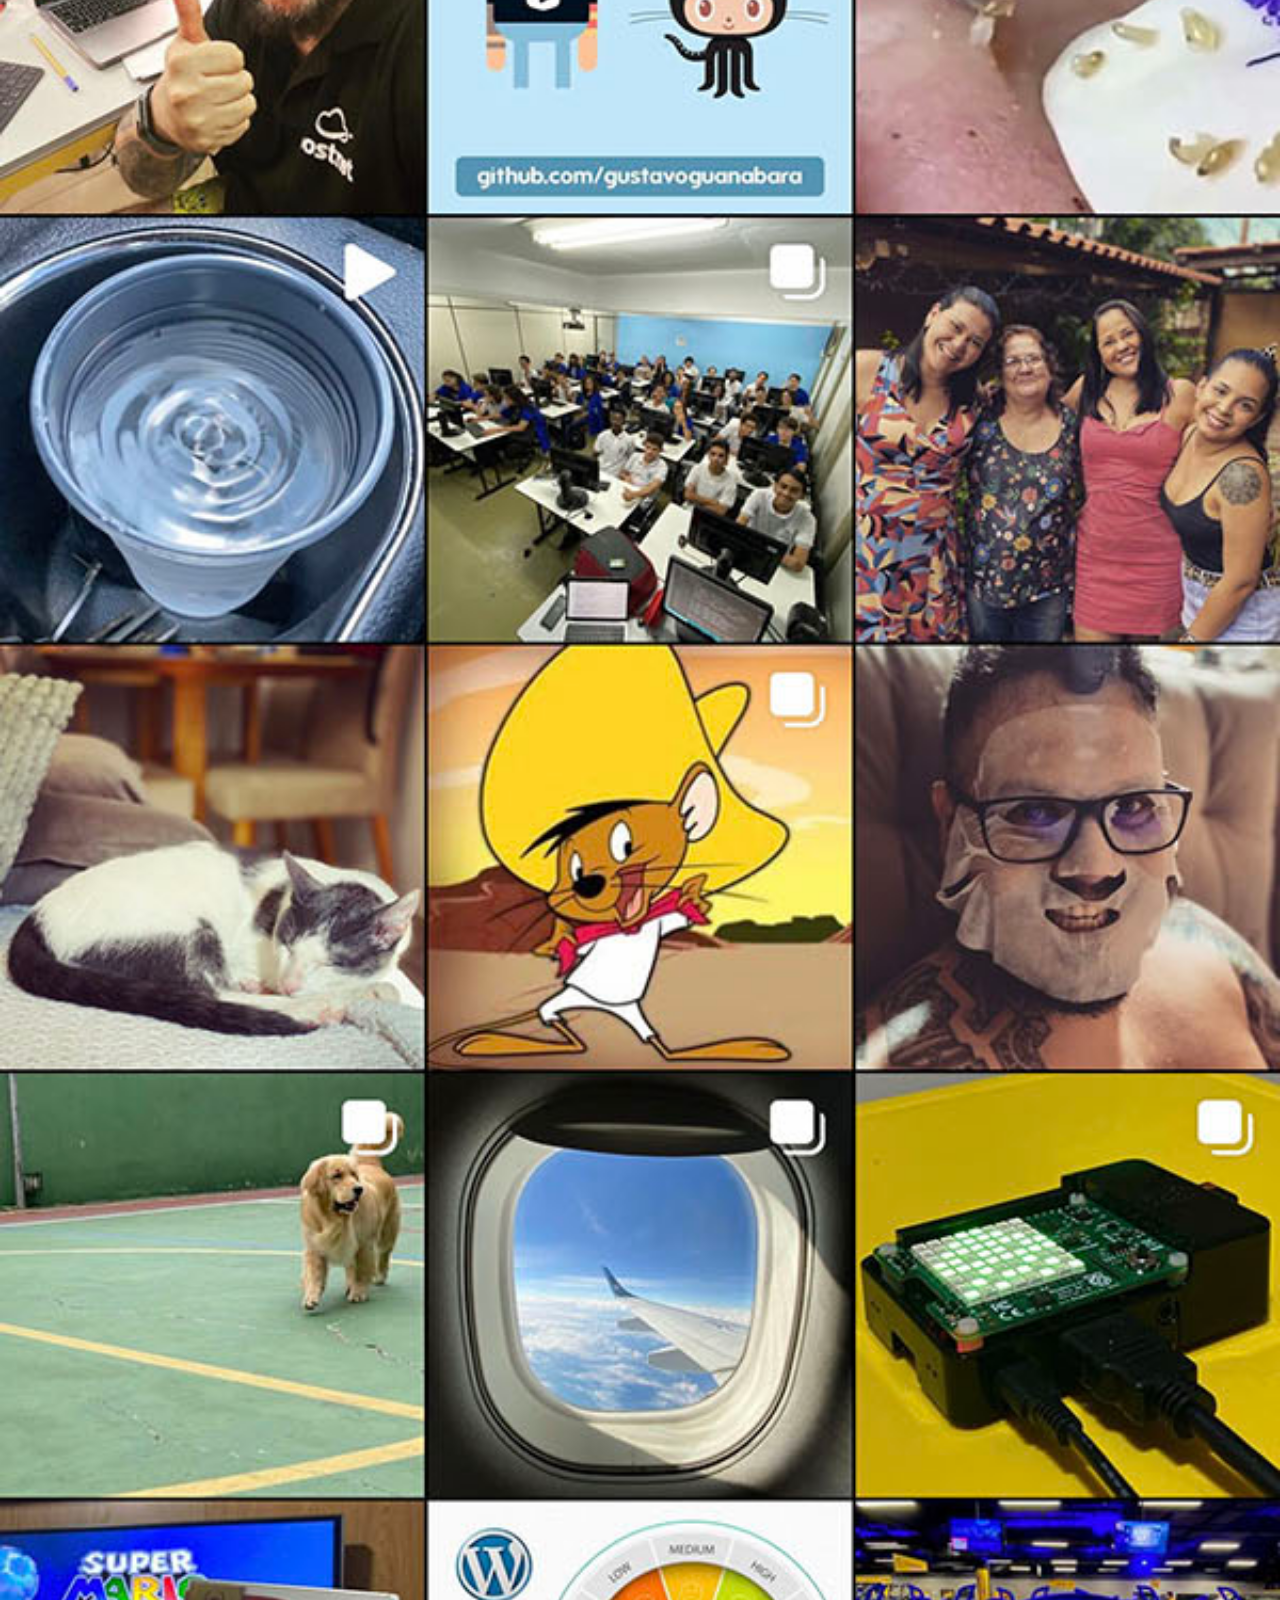
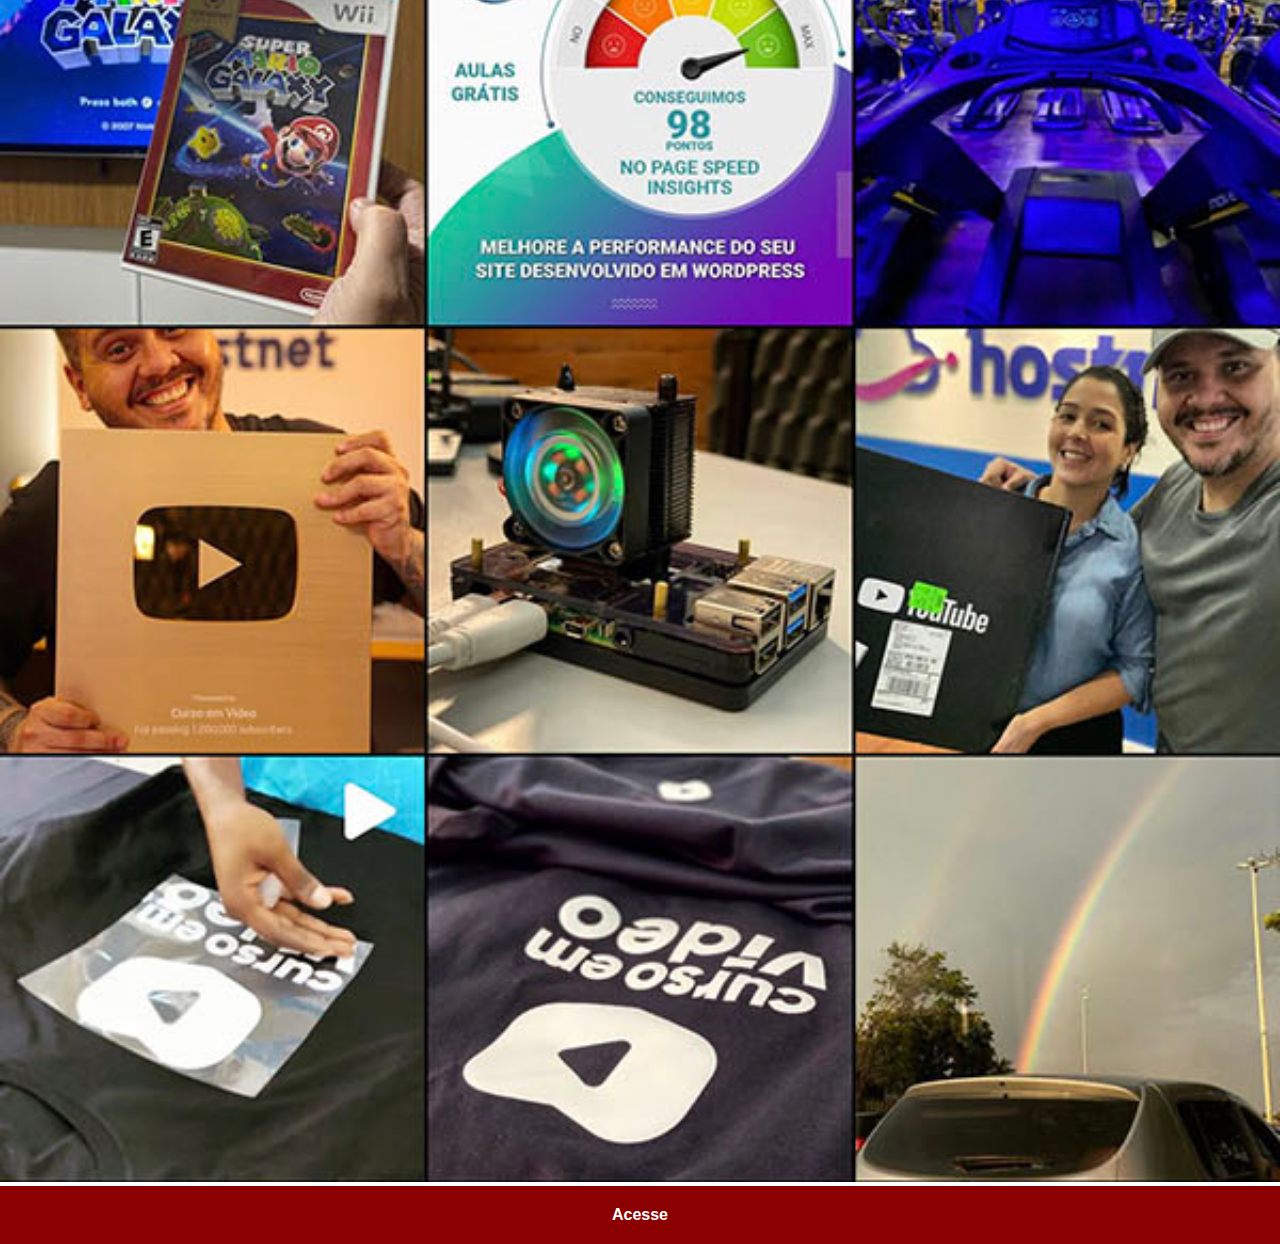
<file: instagram.html>
<!DOCTYPE html>
<html lang="pt-br">
<head>
    <meta charset="UTF-8">
    <meta name="viewport" content="width=device-width, initial-scale=1.0">
    <title>Instagram</title>
    <link rel="stylesheet" href="estilos/social.css">
</head>
<body>
    <img src="imagens/tela-instagram.jpg" alt="Instagram">
    <a href="https://www.instagram.com/gustavoguanabara/" target="_blank">Acesse</a>
</body>
</html>
</file>
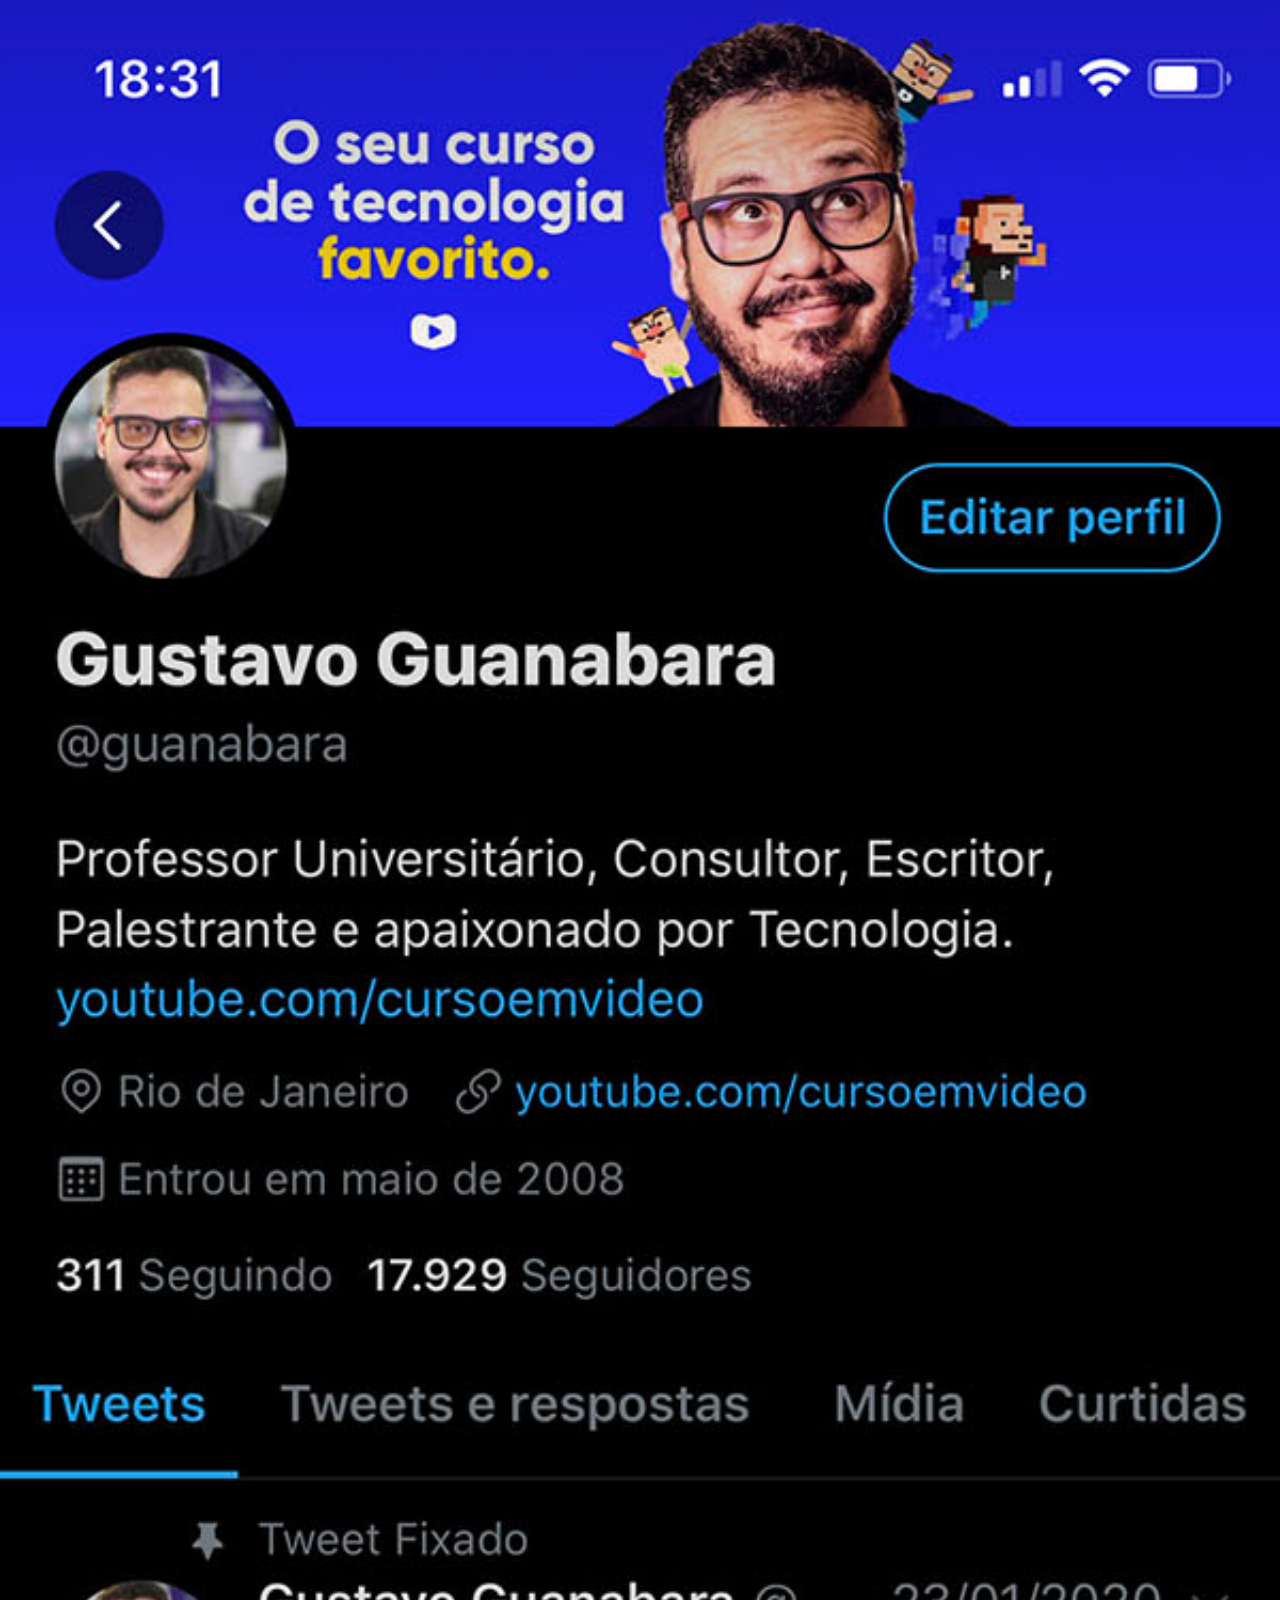
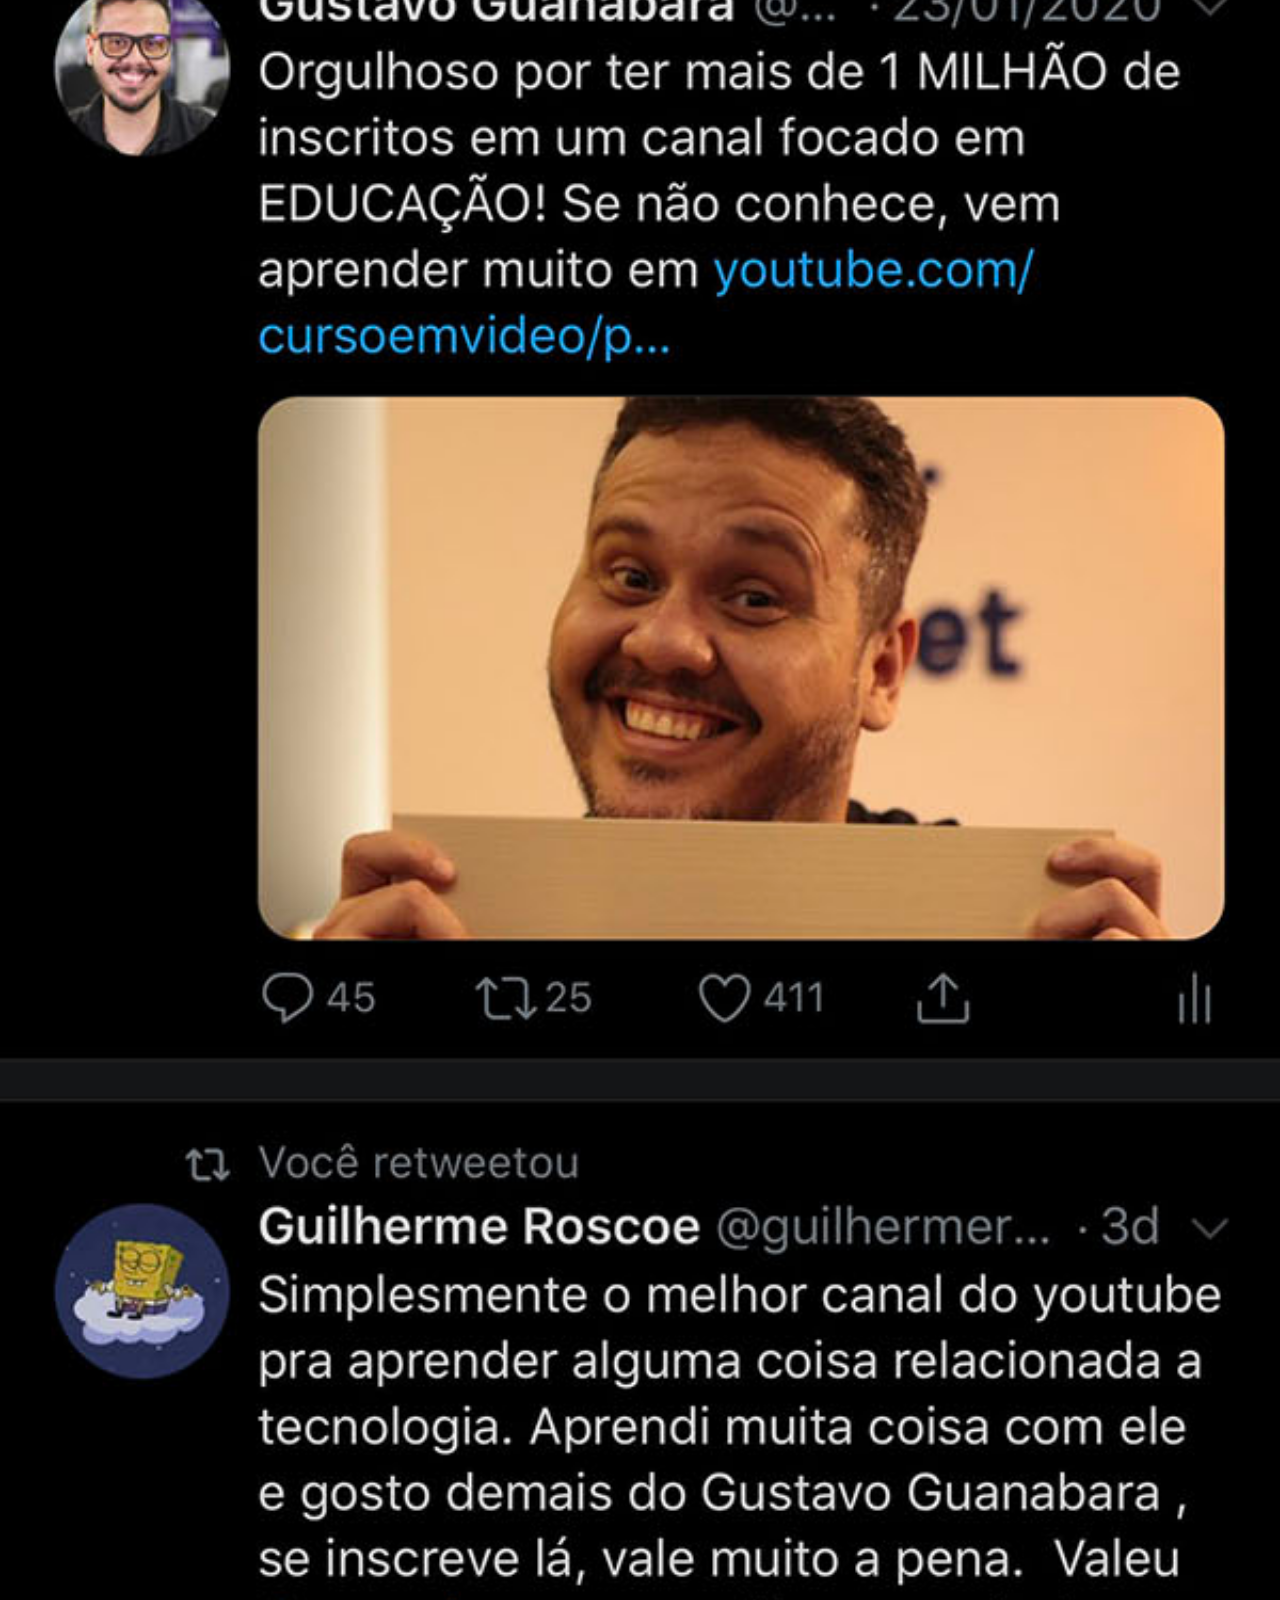
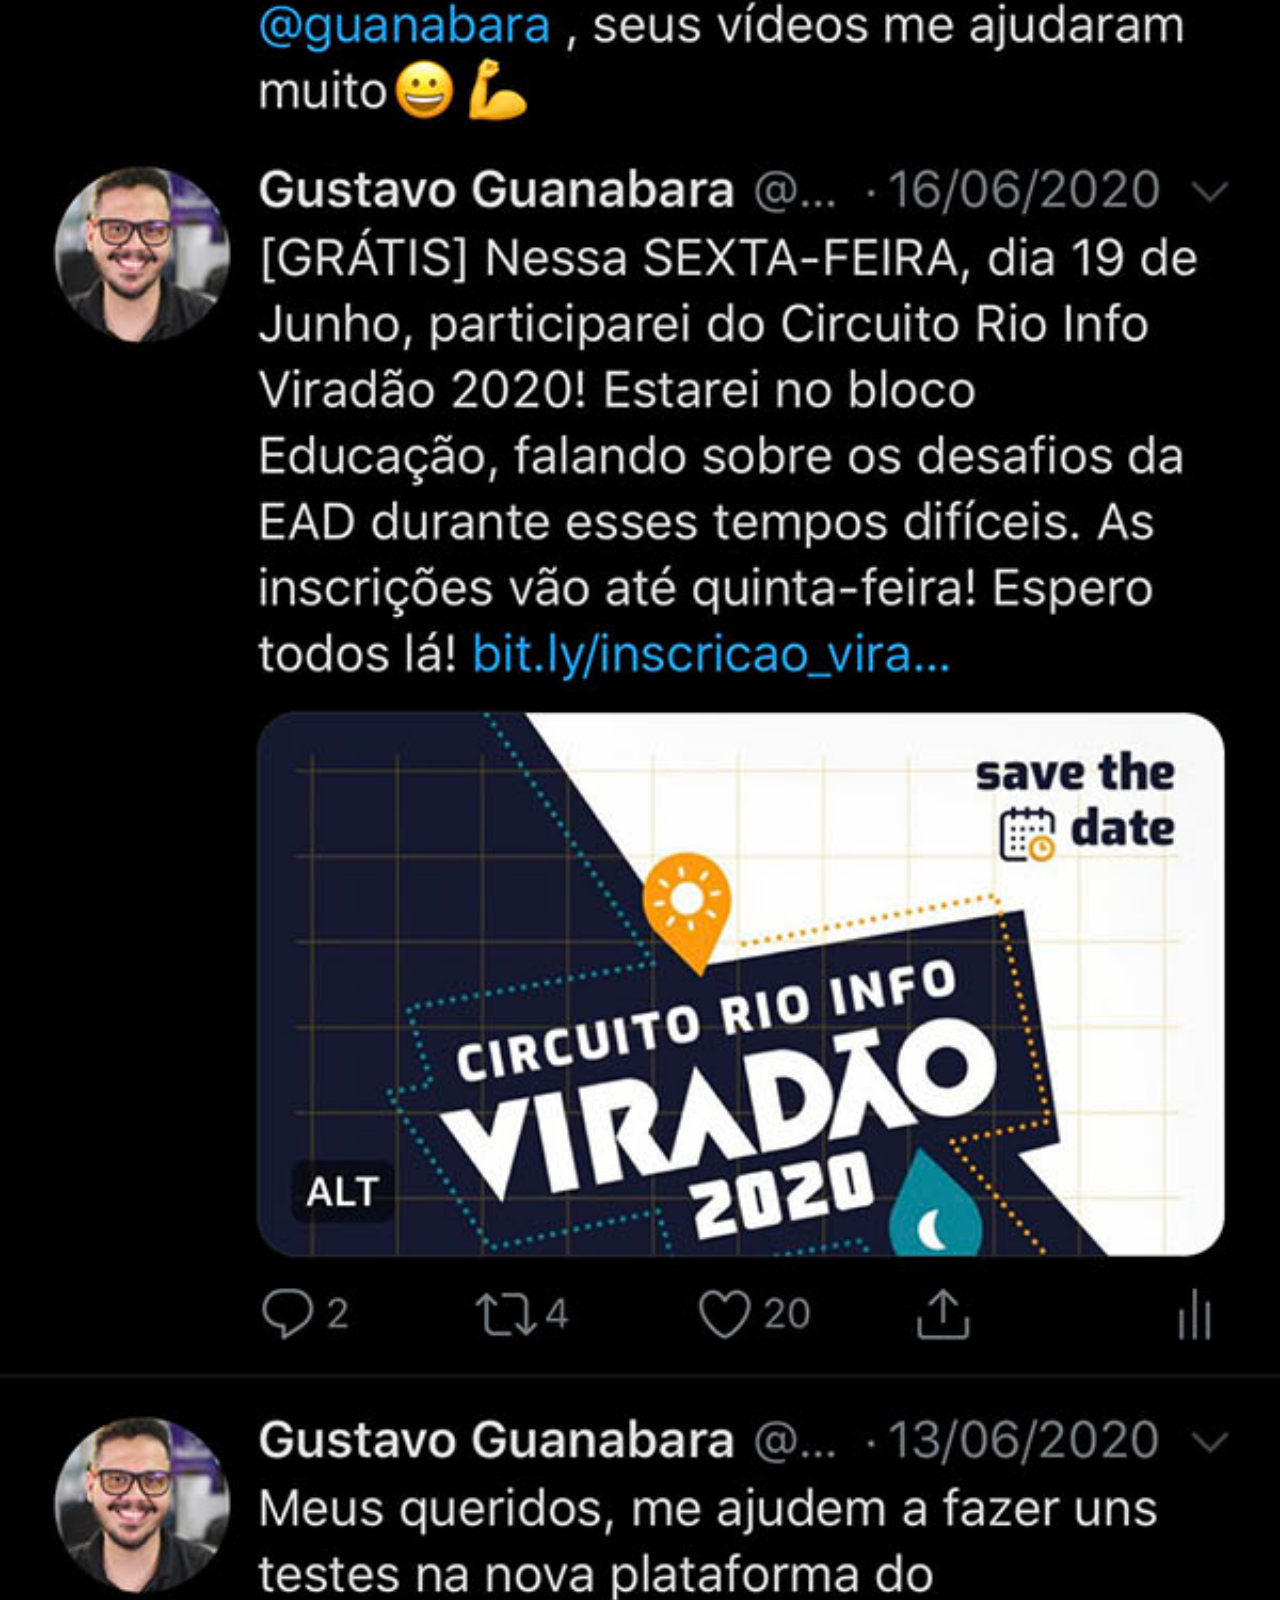
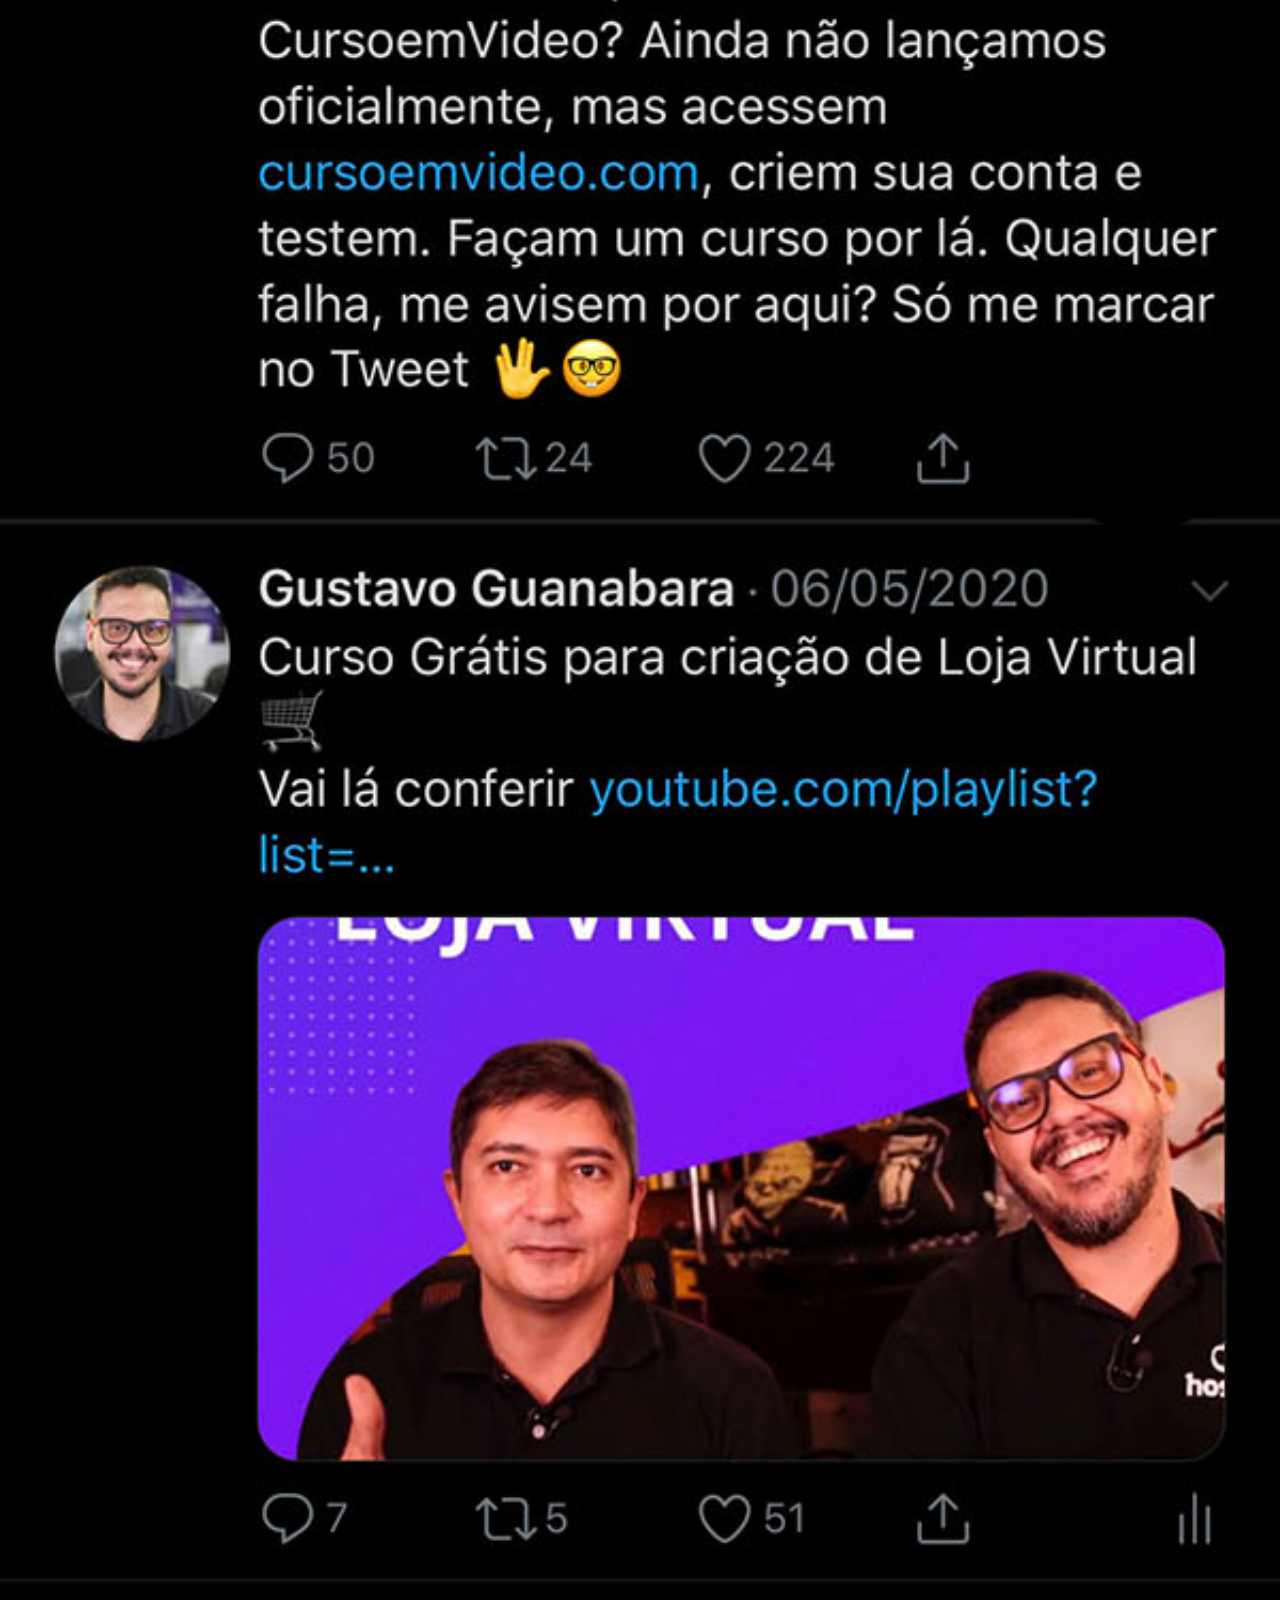
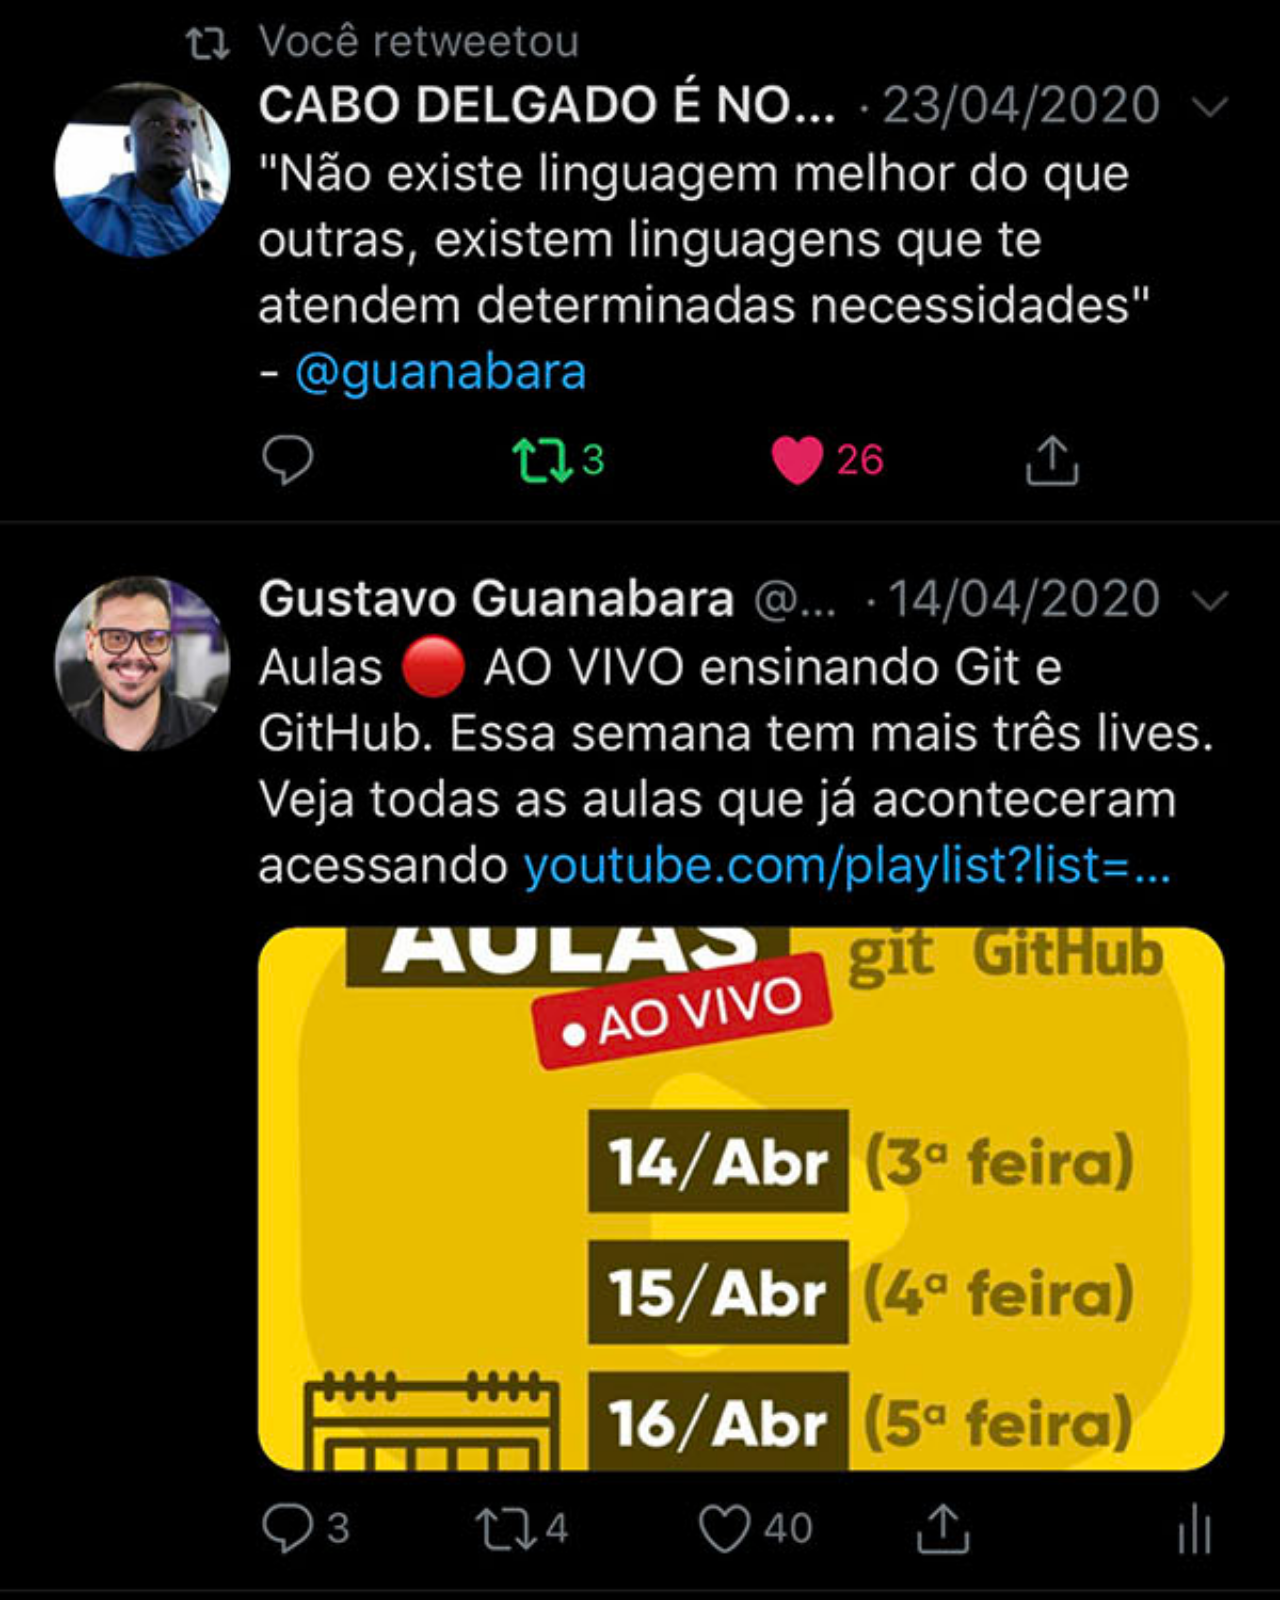
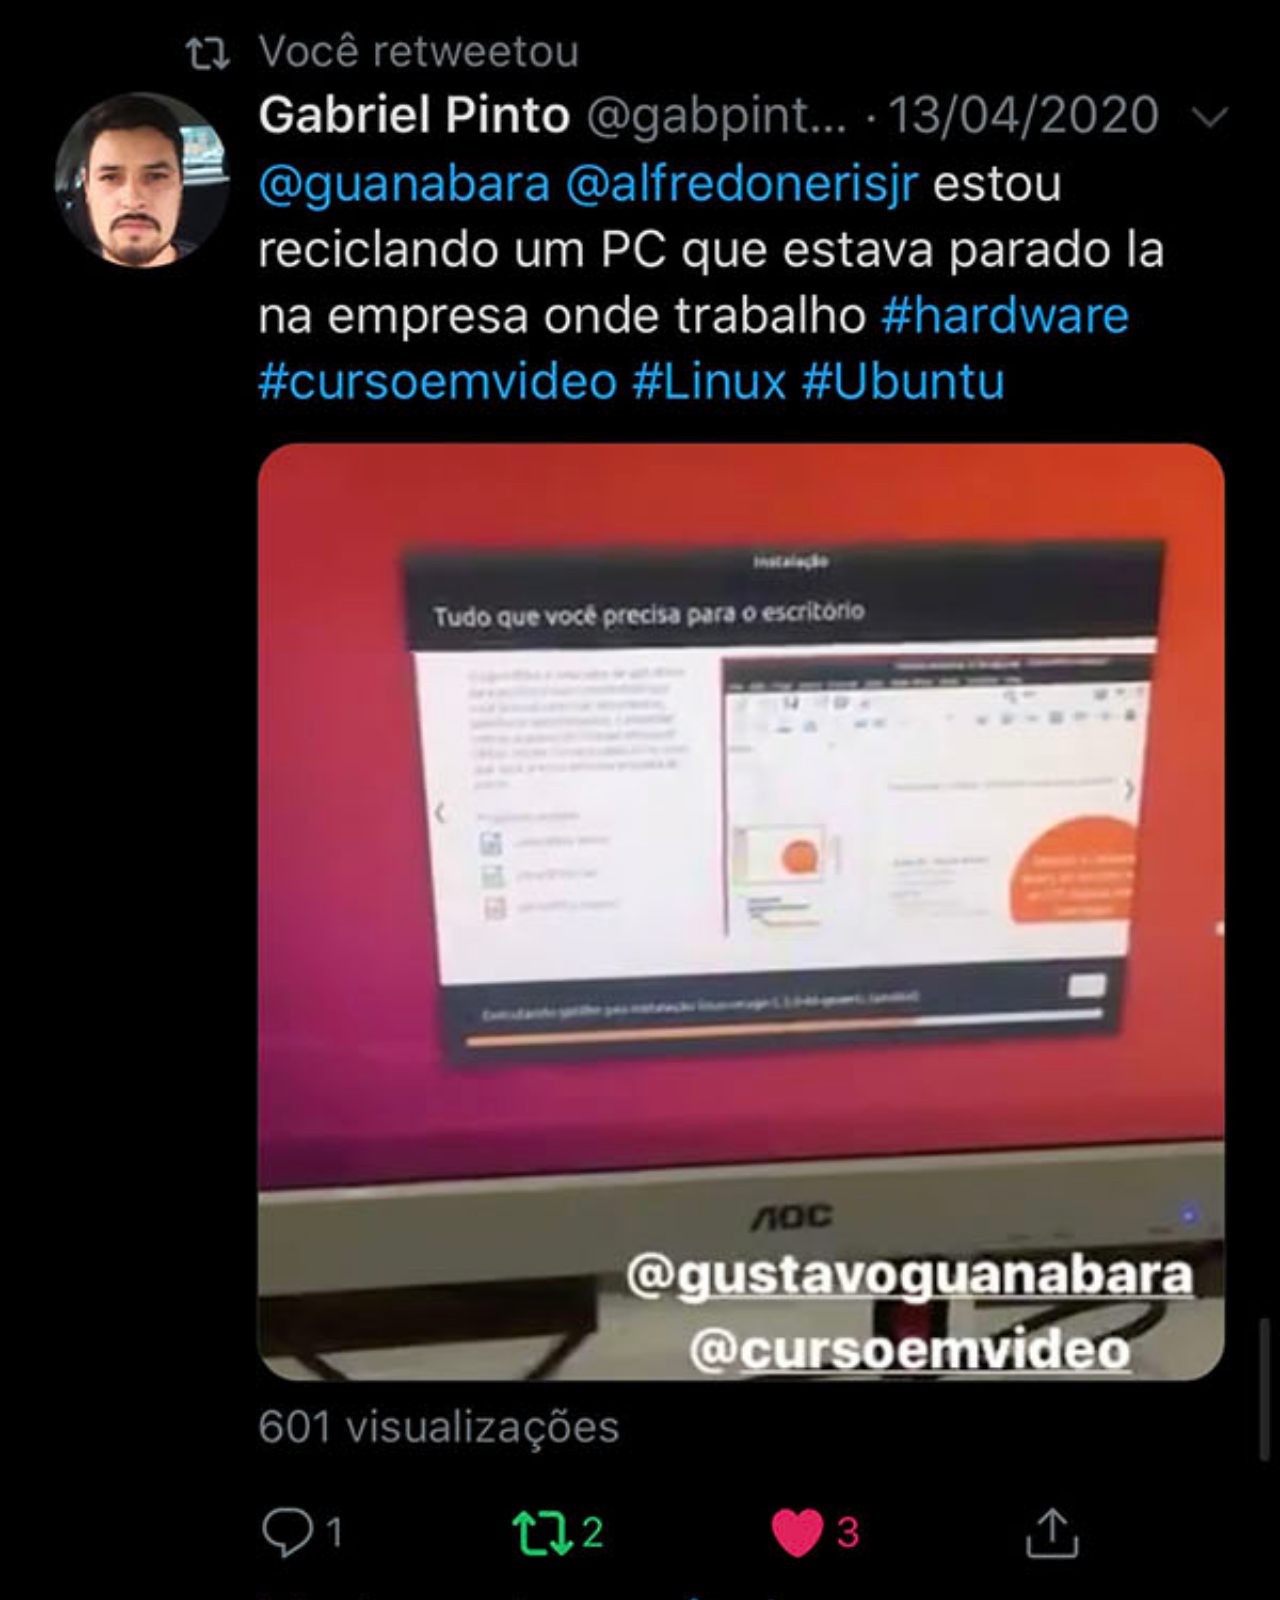
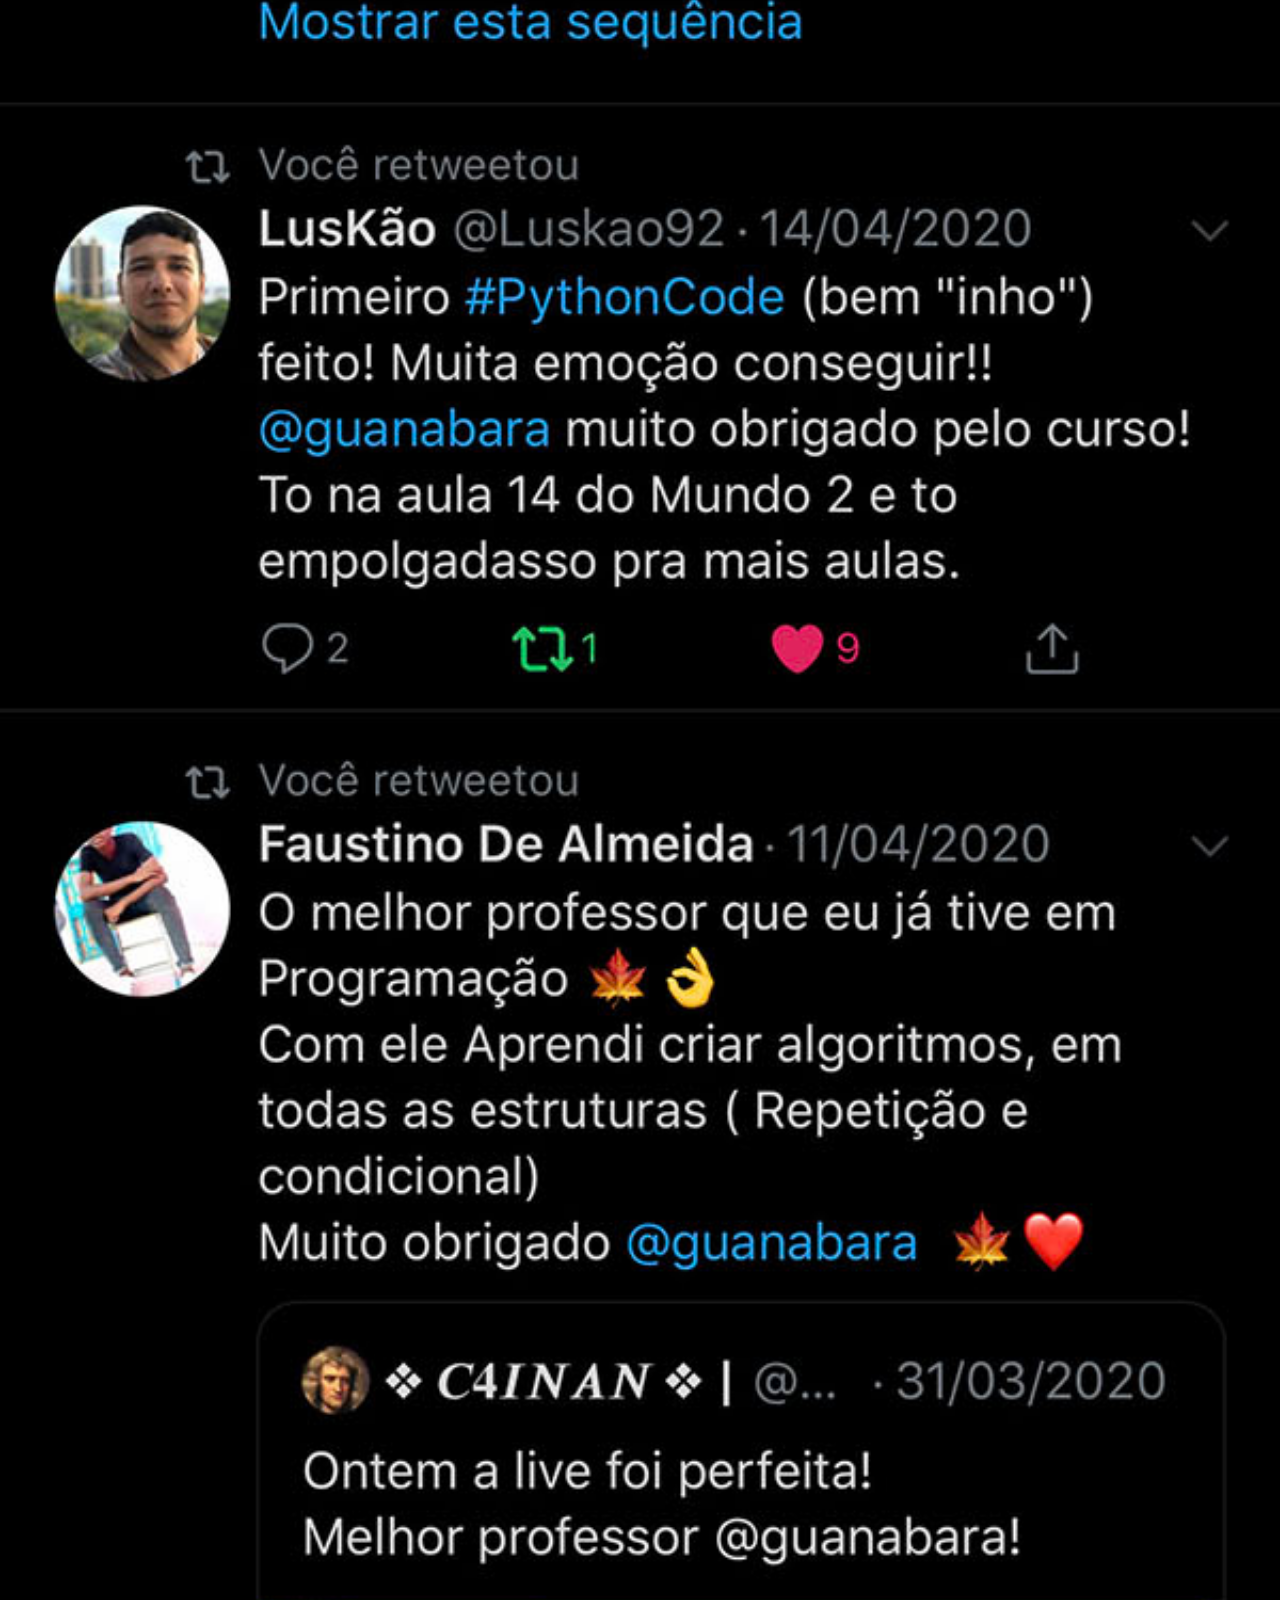
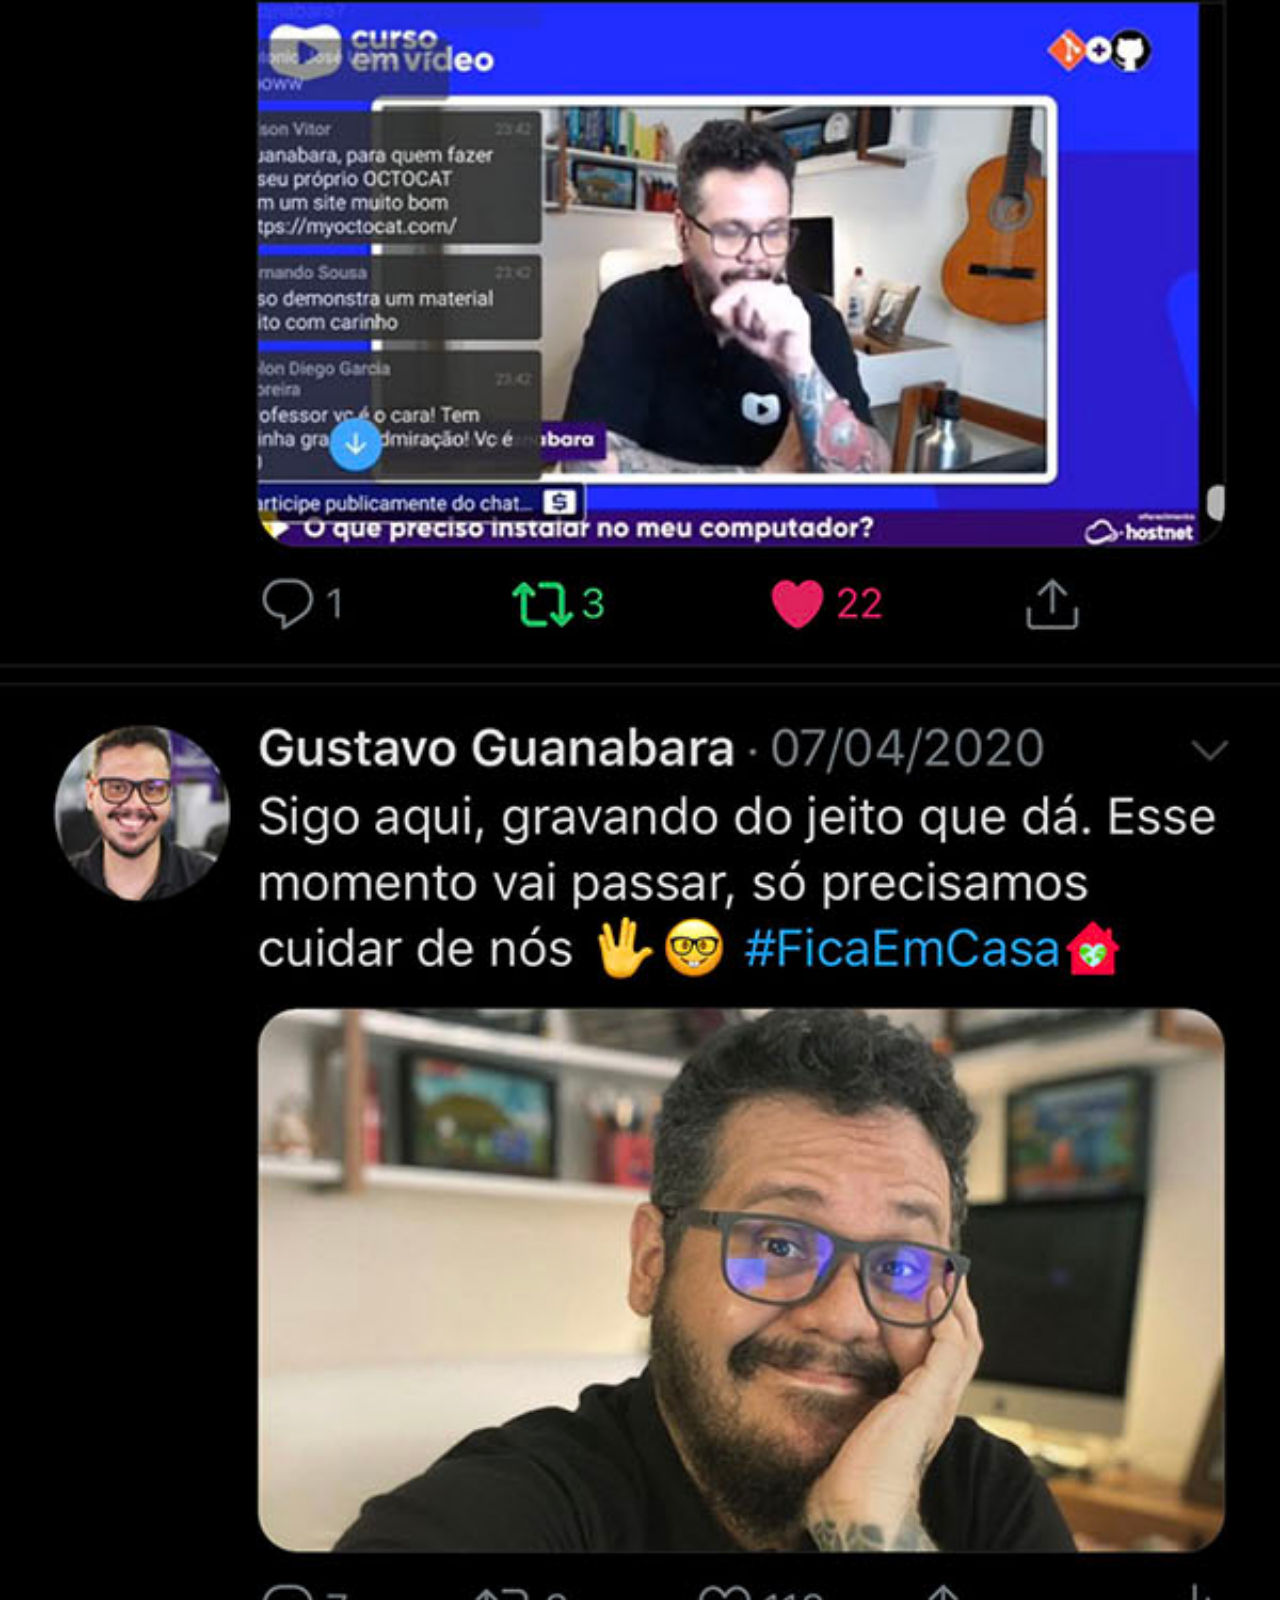
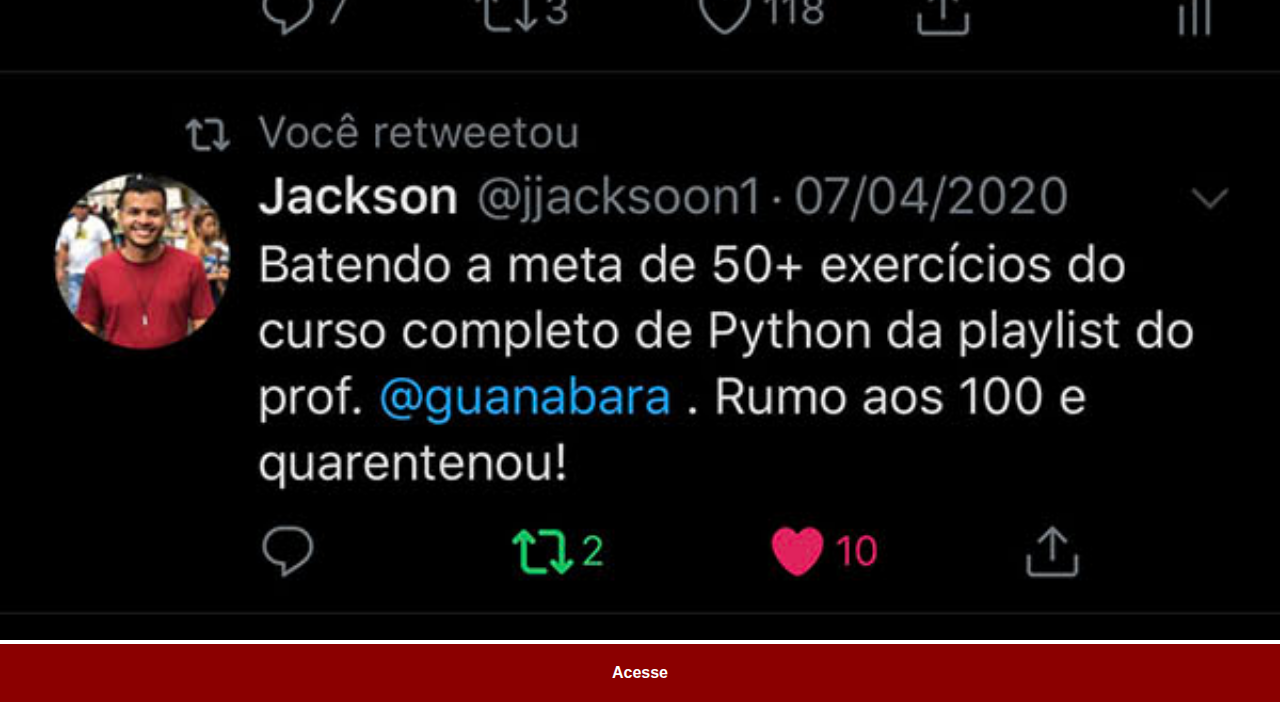
<file: twitter.html>
<!DOCTYPE html>
<html lang="pt-br">
<head>
    <meta charset="UTF-8">
    <meta name="viewport" content="width=device-width, initial-scale=1.0">
    <title>Twitter</title>
    <link rel="stylesheet" href="estilos/social.css">
</head>
<body>
    <img src="imagens/tela-twitter.jpg" alt="Twitter">
    <a href="https://twitter.com/guanabara" target="_blank">Acesse</a>
</body>
</html>
</file>
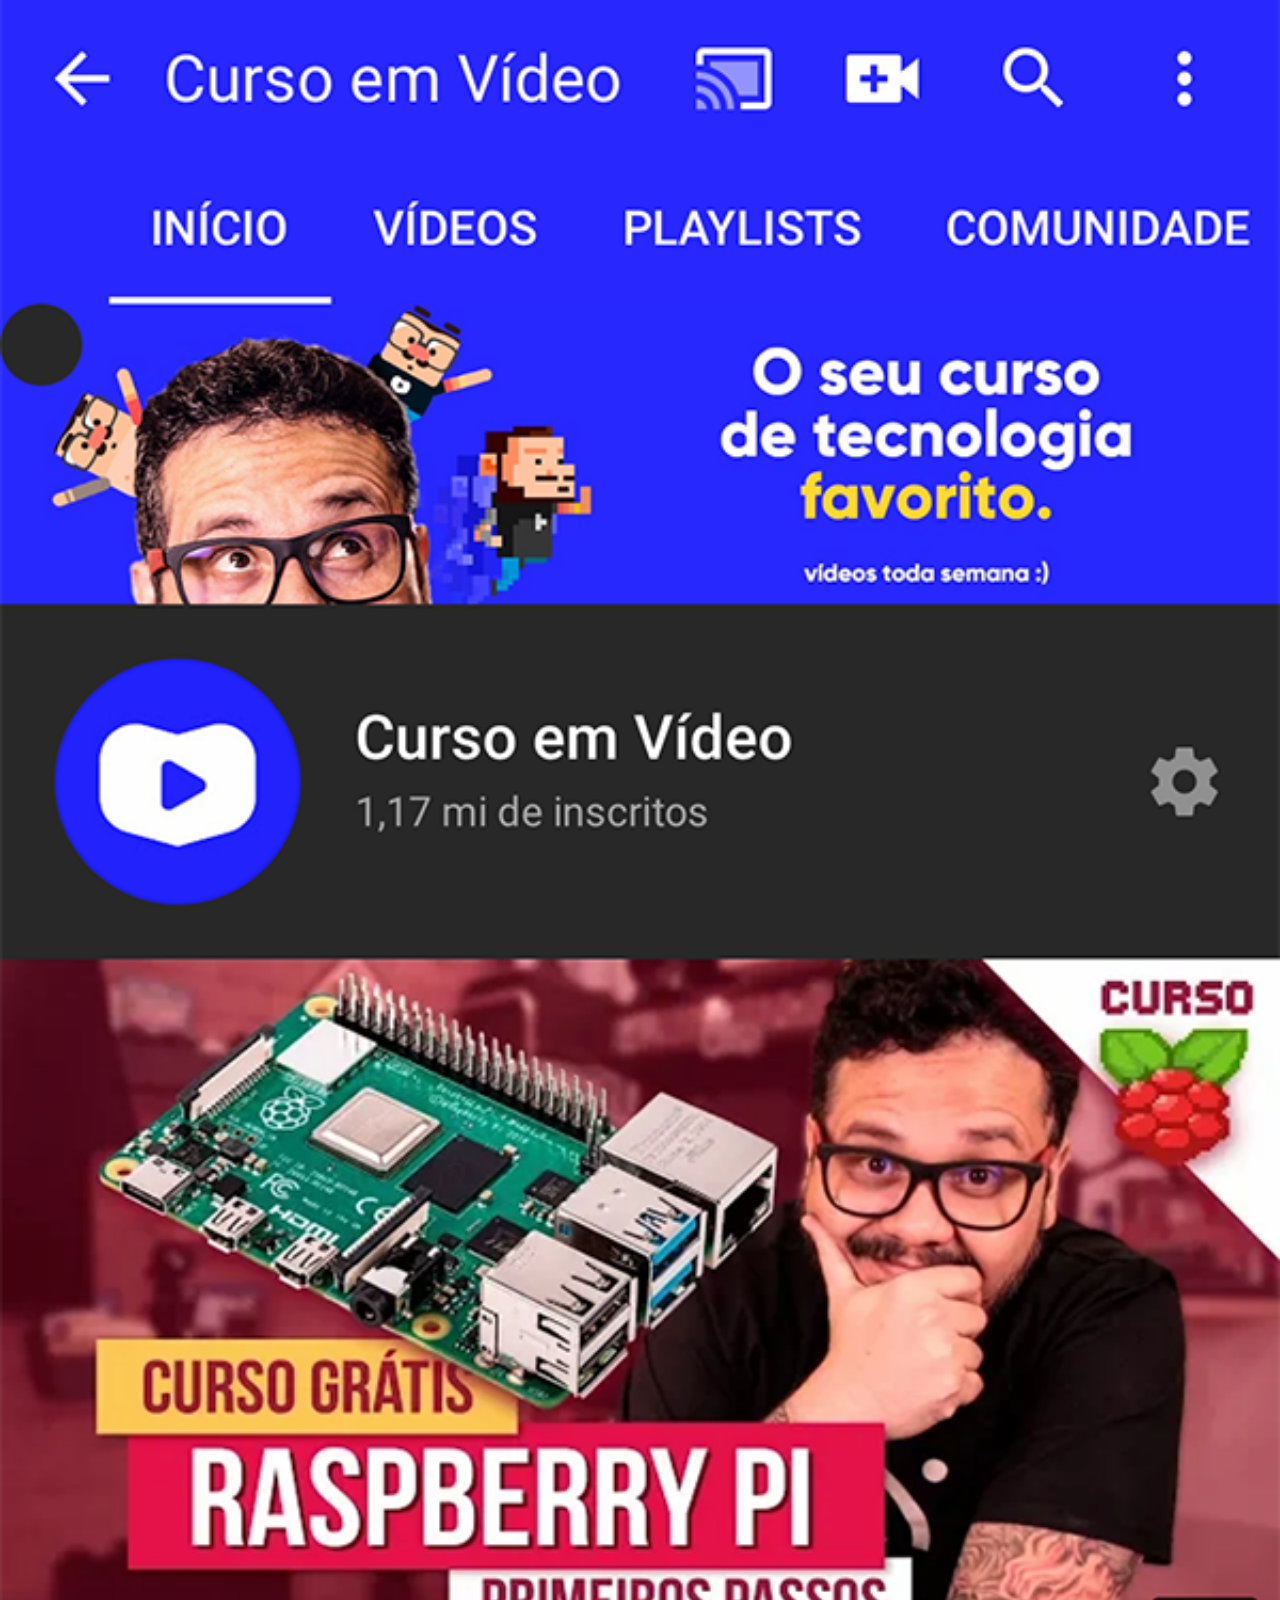
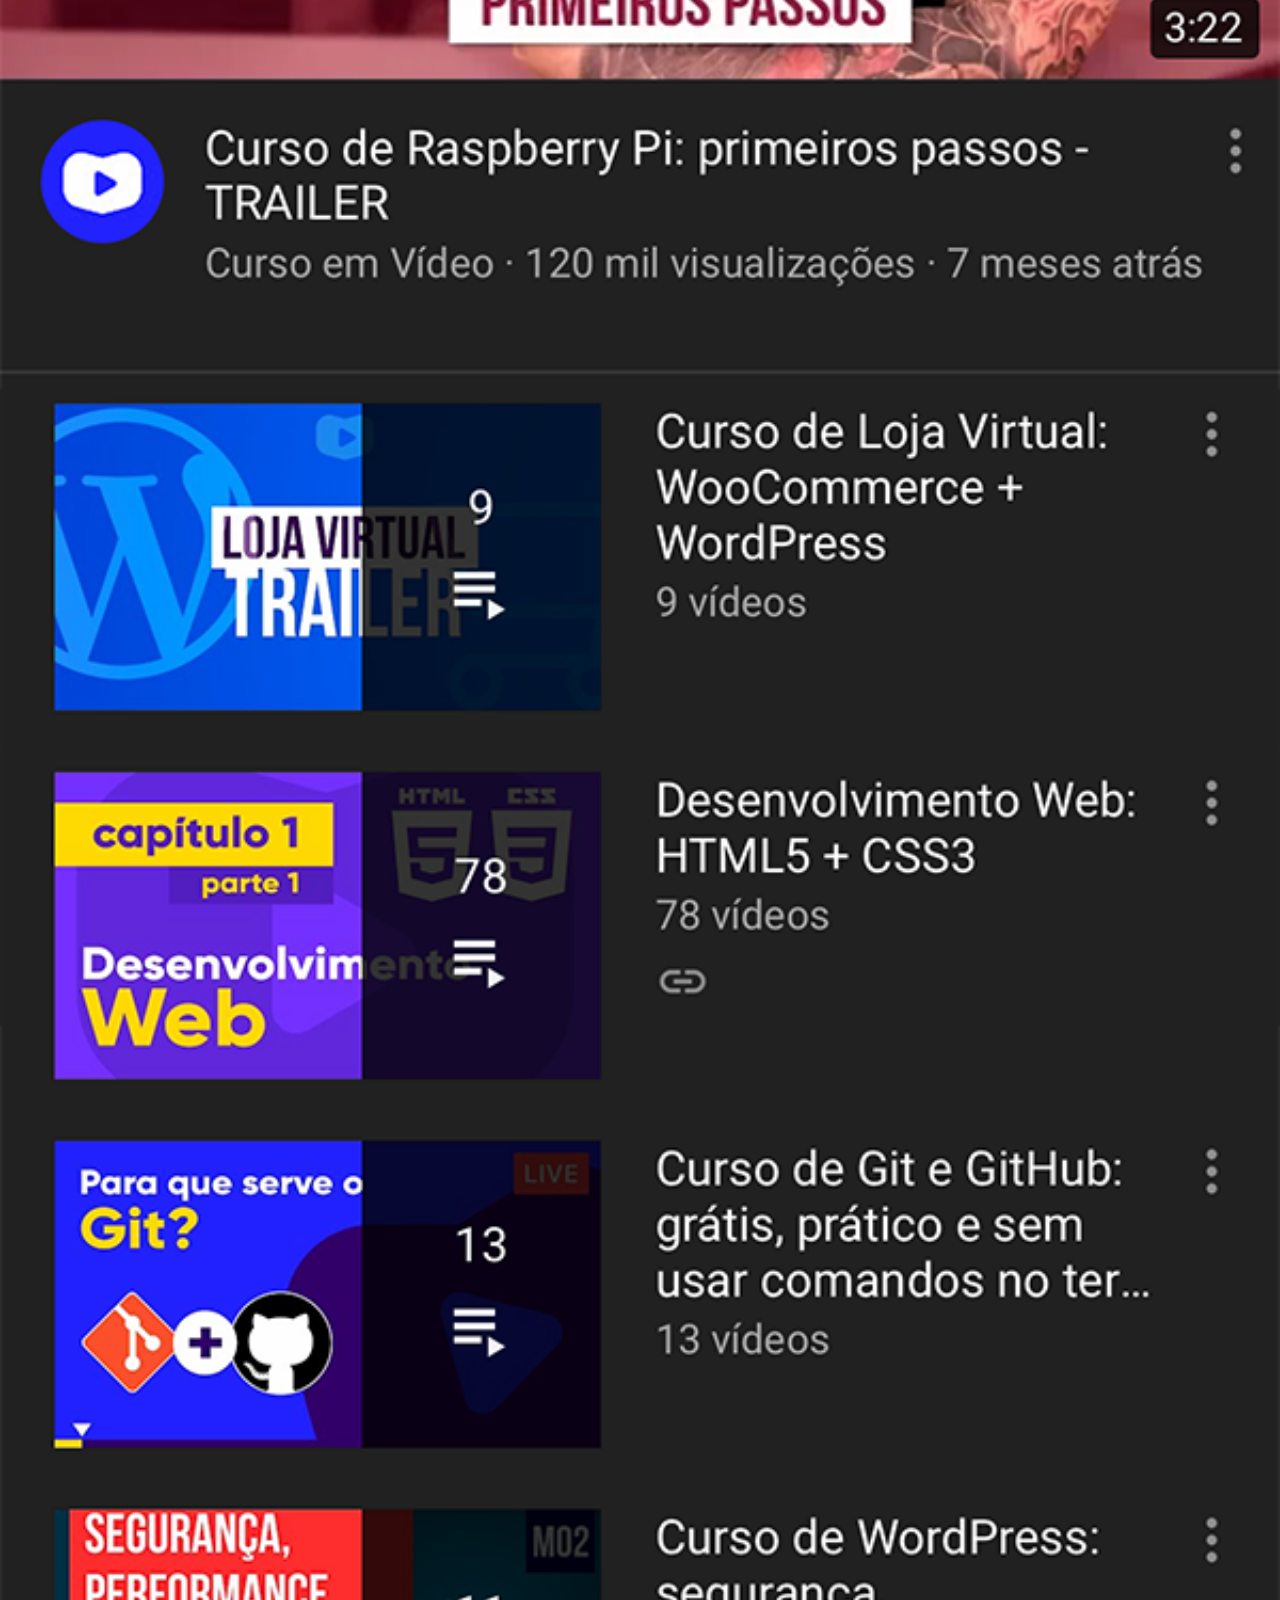
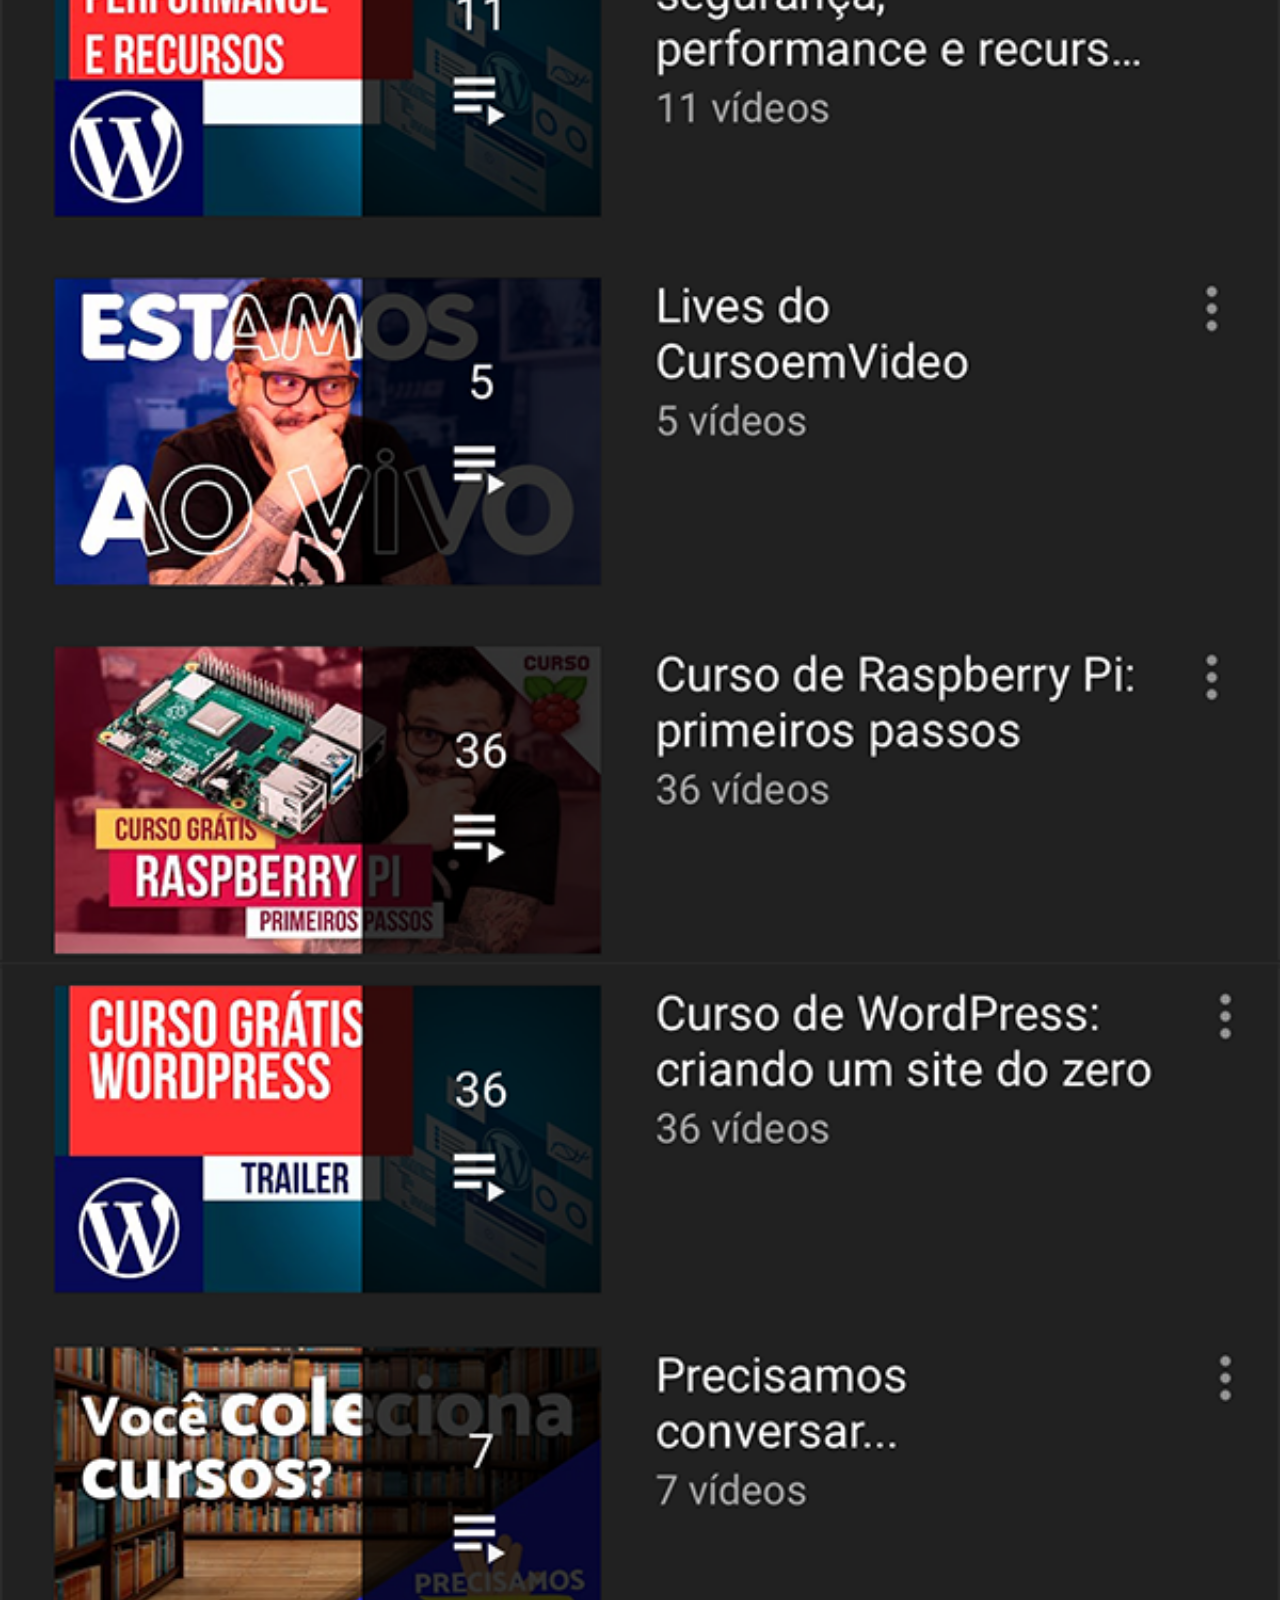
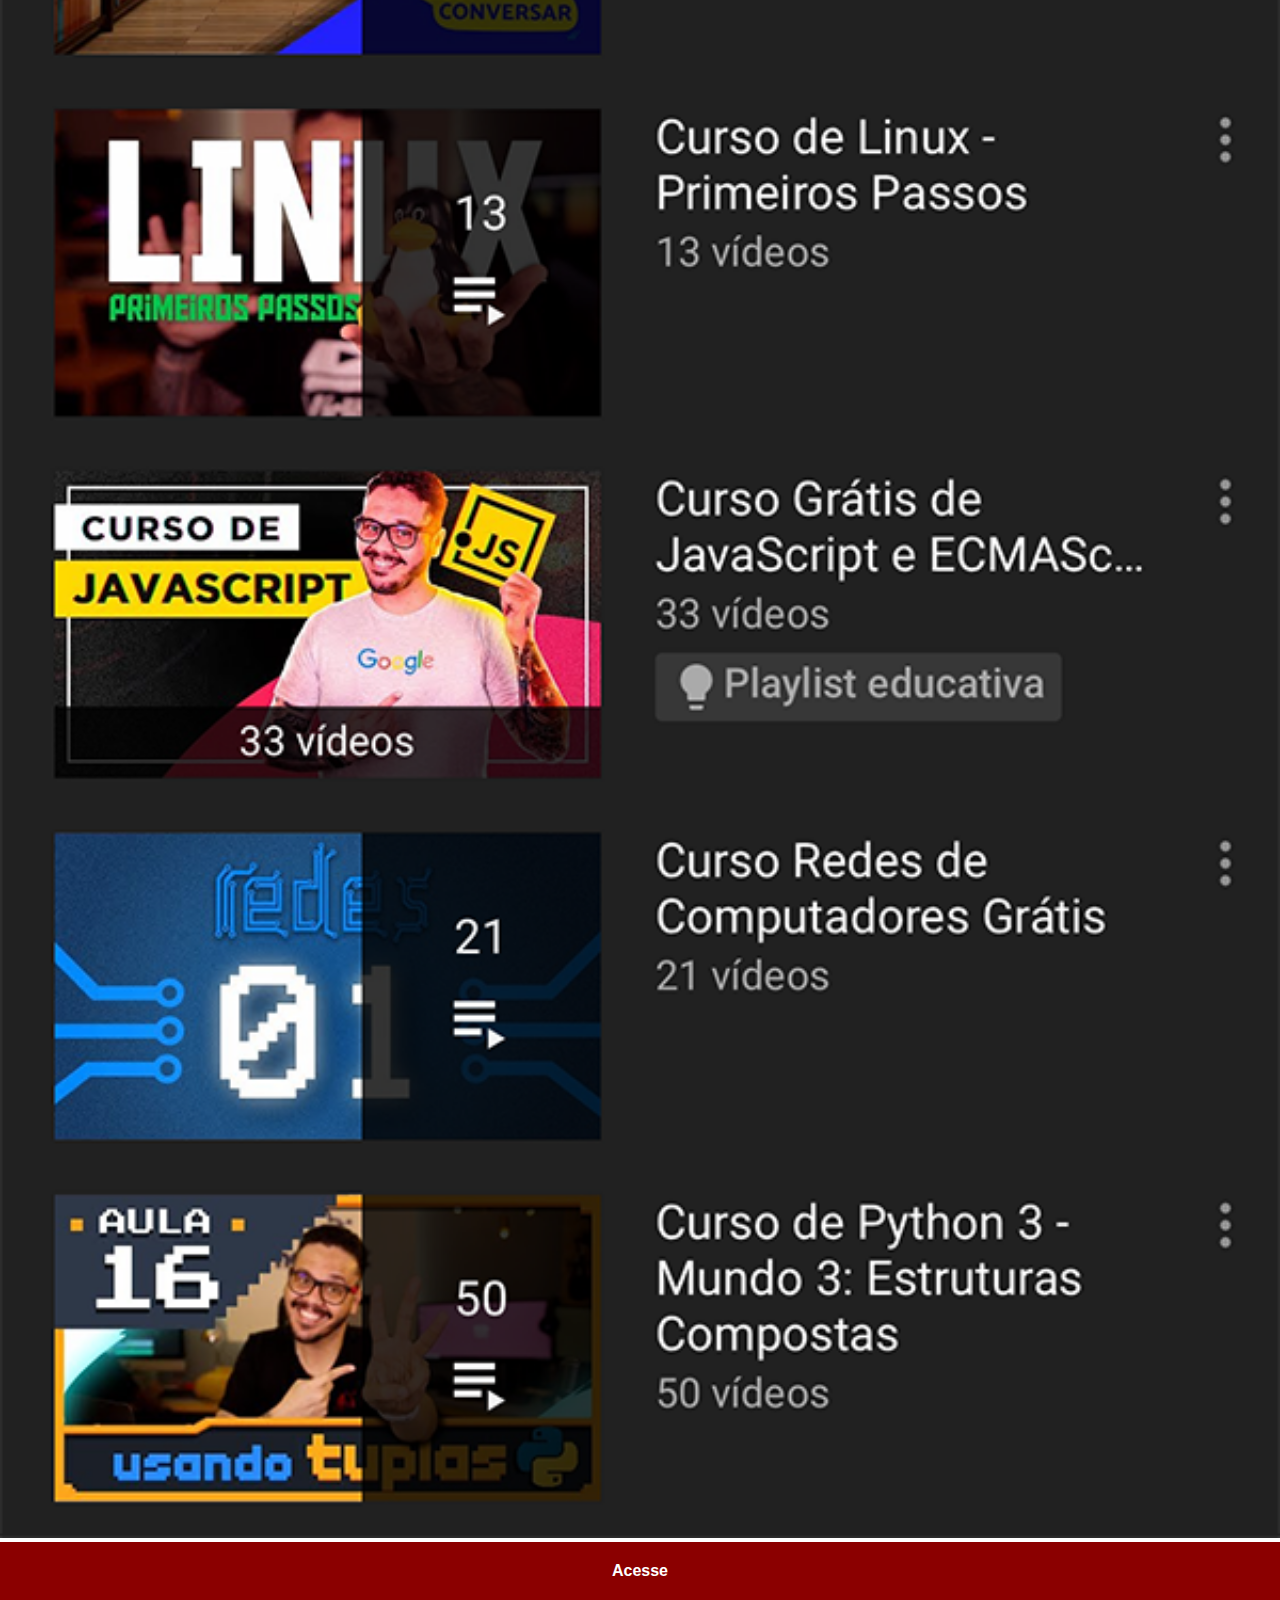
<file: youtube.html>
<!DOCTYPE html>
<html lang="pt-br">
<head>
    <meta charset="UTF-8">
    <meta name="viewport" content="width=device-width, initial-scale=1.0">
    <title>Youtube</title>
    <link rel="stylesheet" href="estilos/social.css">
</head>
<body>
    <img src="imagens/tela-youtube.png" alt="Youtube">
    <a href="https://www.youtube.com/@CursoemVideo" target="_blank">Acesse</a>
</body>
</html>
</file>
<file: estilos/style.css>
@charset "UTF-8";

*{
    margin: 0px;
    padding: 0px;
    font-family: Arial, Helvetica, sans-serif;
}

html, body{
    height: 100vh;
    width: 100vw;
    background-color: black;
}

body{
    background: url(../imagens/fundo-madeira.jpg) no-repeat top center;
    background-size: cover;
    background-attachment: fixed;
}

main{
    position: relative;
    height: 100vh;
   
}

section#telefone {
    position: absolute;
    top: 50%;
    left: 50%;
    transform: translate(-50%, -50%);

    height: 627px;
    width: 311px;
    background: url(../imagens/frame-iphone.png) no-repeat;

}

iframe#tela{
  position: relative;
  top: 80px;
  left: 22px;
  width: 267px;
  height: 471px;  
}

section#redes-sociais{
    text-align: right;
}

/*Border-radius deixa a borda do objeto redondo*/
section#redes-sociais img{
    width: 50px;
    margin: 18px;
    border-radius: 50%;
    box-shadow: 2px 2px 5px rgba(0, 0, 0, 0.400);
    box-sizing: border-box;
    
}

section#redes-sociais img:hover{
    border: 2px solid rgba(255, 255, 255, 0.637);
    transform: translate(-10px, -3px);
    box-shadow: 5px 5px 10px rgba(0, 0, 0, 0.623);
    transition: transform .5s;
}
</file>
<file: estilos/social.css>
@charset "UTF-8";
*{
    margin: 0px;
    padding: 0px;
    font-family: Arial, Helvetica, sans-serif;
}

::-webkit-scrollbar{
    width: 0px;
    height: 0px;
}

img{
    width: 100vw;
}

a{
    display: block;
    background-color: darkred;
    color: white;
    padding: 20px;
    text-align: center;
    font-weight: bolder;
    text-decoration: none;

}

a:hover{
    background-color:red ;
}
</file>
